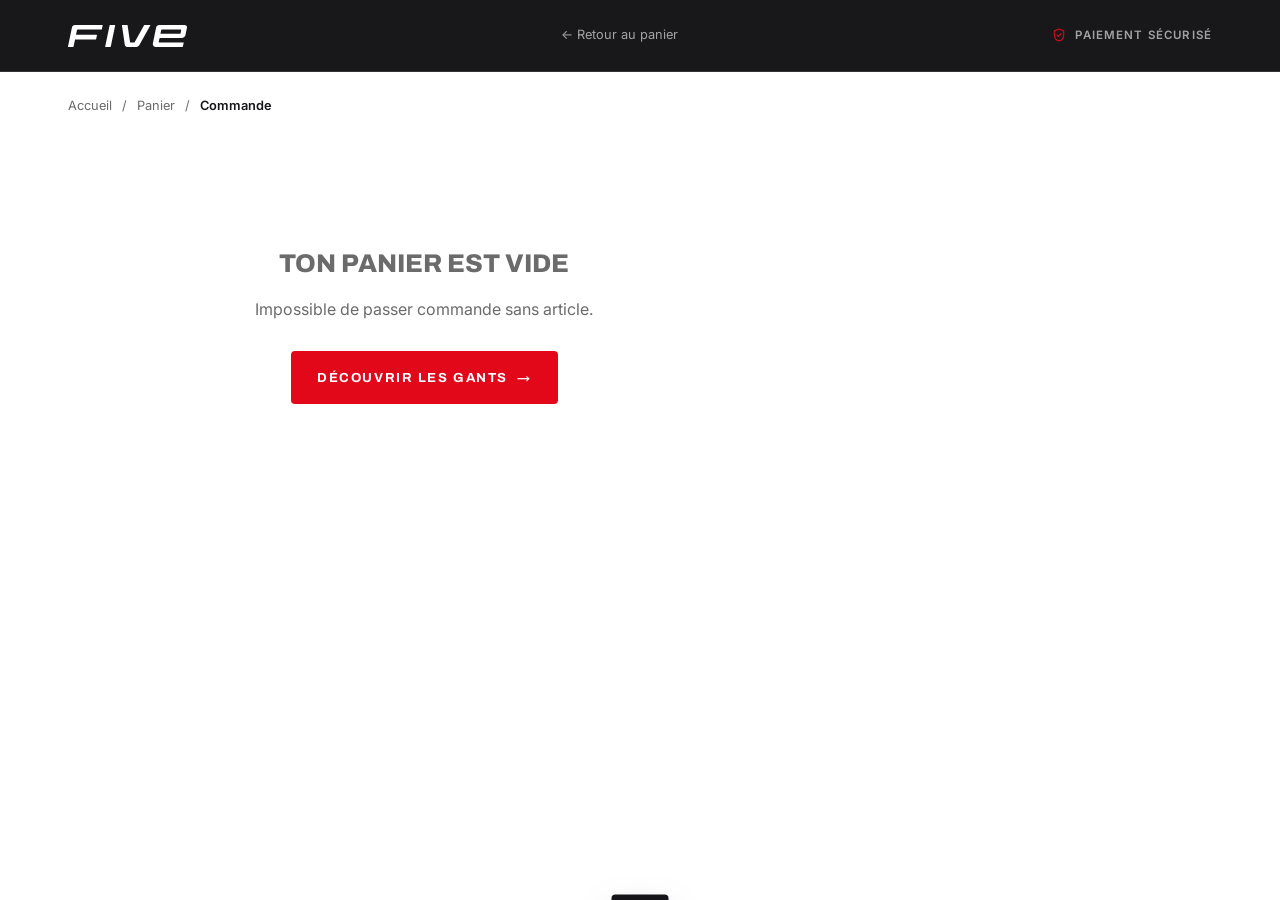
<file: checkout.html>
<!DOCTYPE html>
<html lang="fr">
<head>
  <meta charset="UTF-8" />
  <meta name="viewport" content="width=device-width, initial-scale=1.0" />
  <title>FIVE — Commande</title>
  <link rel="preconnect" href="https://fonts.googleapis.com" />
  <link rel="preconnect" href="https://fonts.gstatic.com" crossorigin />
  <link href="https://fonts.googleapis.com/css2?family=Archivo:ital,wght@0,400;0,500;0,600;0,700;0,800;0,900;1,700;1,800;1,900&family=Inter:wght@400;500;600;700&display=swap" rel="stylesheet" />
  <link rel="stylesheet" href="assets/css/styles.css" />
</head>
<body class="page-checkout">
  <!-- ============ HEADER (allégé) ============ -->
  <header class="site-header is-solid co-header" id="header">
    <div class="container header__inner">
      <a href="index.html" class="logo" aria-label="FIVE accueil"><img src="assets/svg/five-logo_white.svg" alt="FIVE" height="22" /></a>
      <a href="panier.html" class="co-header__back">← Retour au panier</a>
      <span class="co-header__secure">
        <svg viewBox="0 0 24 24" aria-hidden="true"><path d="M12 3l7 3v6c0 5-3 8-7 9-4-1-7-4-7-9V6z"/><path d="M9 12l2 2 4-4"/></svg>
        Paiement sécurisé
      </span>
    </div>
  </header>

  <main class="checkout">
    <div class="container">
      <nav class="breadcrumb" aria-label="Fil d'ariane">
        <a href="index.html">Accueil</a><span>/</span>
        <a href="panier.html">Panier</a><span>/</span>
        <span aria-current="page">Commande</span>
      </nav>

      <!-- ===== état commande ===== -->
      <div class="co-layout" id="co-layout">
        <form class="co-form" id="co-form" novalidate>
          <div class="co-titlebar">
            <h1 class="co-title">Commande</h1>
            <button type="button" class="co-fill" id="co-fill">⚡ Remplir (test)</button>
          </div>

          <section class="co-block">
            <h2 class="co-step"><span>1</span> Contact</h2>
            <div class="co-field">
              <label for="co-email">E-mail</label>
              <input type="email" id="co-email" name="email" autocomplete="email" placeholder="ton@email.com" required />
            </div>
          </section>

          <section class="co-block">
            <h2 class="co-step"><span>2</span> Livraison</h2>
            <div class="co-row">
              <div class="co-field"><label for="co-fn">Prénom</label><input id="co-fn" name="firstname" autocomplete="given-name" required /></div>
              <div class="co-field"><label for="co-ln">Nom</label><input id="co-ln" name="lastname" autocomplete="family-name" required /></div>
            </div>
            <div class="co-field"><label for="co-addr">Adresse</label><input id="co-addr" name="address" autocomplete="street-address" required /></div>
            <div class="co-row">
              <div class="co-field co-field--sm"><label for="co-zip">Code postal</label><input id="co-zip" name="zip" inputmode="numeric" autocomplete="postal-code" required /></div>
              <div class="co-field"><label for="co-city">Ville</label><input id="co-city" name="city" autocomplete="address-level2" required /></div>
            </div>
            <div class="co-row">
              <div class="co-field"><label for="co-country">Pays</label>
                <select id="co-country" name="country">
                  <option>France</option><option>Belgique</option><option>Suisse</option><option>Luxembourg</option>
                </select>
              </div>
              <div class="co-field"><label for="co-phone">Téléphone</label><input id="co-phone" name="phone" inputmode="tel" autocomplete="tel" /></div>
            </div>

            <p class="co-sublabel">Mode de livraison</p>
            <div class="co-ship" id="co-ship">
              <label class="co-ship__opt is-active">
                <input type="radio" name="ship" value="standard" checked />
                <span class="co-ship__main"><strong>Standard</strong><small>2 à 4 jours ouvrés</small></span>
                <span class="co-ship__price" data-ship-standard>—</span>
              </label>
              <label class="co-ship__opt">
                <input type="radio" name="ship" value="express" />
                <span class="co-ship__main"><strong>Express</strong><small>24 à 48 h</small></span>
                <span class="co-ship__price">9,90 €</span>
              </label>
            </div>
          </section>

          <section class="co-block">
            <h2 class="co-step"><span>3</span> Paiement</h2>
            <div class="co-pay-methods" id="co-pay-methods">
              <button type="button" class="co-pay-method is-active" data-pay="card">Carte bancaire</button>
              <button type="button" class="co-pay-method" data-pay="paypal">PayPal</button>
            </div>
            <div class="co-card" id="co-card">
              <p class="co-field-lbl">Informations de carte</p>
              <div class="stripe-card">
                <div class="stripe-row">
                  <input id="co-cardnum" inputmode="numeric" placeholder="1234 1234 1234 1234" autocomplete="cc-number" aria-label="Numéro de carte" />
                  <span class="stripe-brands" aria-hidden="true">
                    <svg viewBox="0 0 40 24"><rect width="40" height="24" rx="3" fill="#1a1f71"/><text x="20" y="16.5" fill="#fff" font-family="Arial, sans-serif" font-size="9" font-weight="700" letter-spacing="1" text-anchor="middle">VISA</text></svg>
                    <svg viewBox="0 0 40 24"><rect width="40" height="24" rx="3" fill="#fff" stroke="#e6e6e6"/><circle cx="16.5" cy="12" r="6.5" fill="#eb001b"/><circle cx="23.5" cy="12" r="6.5" fill="#f79e1b" fill-opacity=".85"/></svg>
                    <svg viewBox="0 0 40 24"><rect width="40" height="24" rx="3" fill="#016fd0"/><text x="20" y="15.5" fill="#fff" font-family="Arial, sans-serif" font-size="6.5" font-weight="700" text-anchor="middle">AMEX</text></svg>
                  </span>
                </div>
                <div class="stripe-row stripe-row--split">
                  <input id="co-exp" placeholder="MM / AA" autocomplete="cc-exp" aria-label="Date d'expiration" />
                  <input id="co-cvc" inputmode="numeric" placeholder="CVC" autocomplete="cc-csc" aria-label="Cryptogramme" />
                </div>
                <div class="stripe-row">
                  <input id="co-cardname" placeholder="Nom sur la carte" autocomplete="cc-name" aria-label="Nom sur la carte" />
                </div>
              </div>
              <p class="stripe-badge">
                <svg viewBox="0 0 24 24" aria-hidden="true"><rect x="4" y="10" width="16" height="11" rx="2"/><path d="M8 10V7a4 4 0 0 1 8 0v3"/></svg>
                Paiement sécurisé, propulsé par <b>stripe</b>
              </p>
            </div>
            <p class="co-paypal" id="co-paypal" hidden>Tu seras redirigé vers PayPal pour finaliser le paiement (simulation).</p>
          </section>

          <p class="co-error" id="co-error" role="alert"></p>
          <button type="submit" class="btn btn--red co-submit" id="co-submit">Payer <span id="co-submit-total"></span></button>
          <p class="co-reassure">Paiement chiffré · Livraison offerte dès 80€ · Retours gratuits sous 30 jours</p>
        </form>

        <aside class="co-summary" id="co-summary"><!-- JS --></aside>
      </div>

      <!-- ===== confirmation ===== -->
      <div class="co-confirm" id="co-confirm" hidden>
        <div class="co-confirm__icon" aria-hidden="true">
          <svg viewBox="0 0 24 24"><circle cx="12" cy="12" r="11"/><path d="M7 12.5l3.2 3.2L17 9"/></svg>
        </div>
        <p class="overline overline--dark">Commande confirmée</p>
        <h1 class="co-confirm__title">Merci, <span id="co-confirm-name">pilote</span> !</h1>
        <p class="co-confirm__lead">Ta commande <strong id="co-confirm-num">#FIVE-000000</strong> est bien enregistrée. Un e-mail de confirmation part vers <strong id="co-confirm-email">toi</strong>.</p>
        <p class="co-confirm__total" id="co-confirm-total"></p>
        <div class="co-confirm__actions">
          <a href="compte.html#commandes" class="btn btn--red">Voir ma commande</a>
          <a href="index.html#nouveautes" class="btn btn--ghost btn--ghost-dark">Continuer mes achats</a>
        </div>
      </div>
    </div>
  </main>

  <div class="toast" id="toast" role="status" aria-live="polite"></div>

  <script src="assets/js/cart.js"></script>
  <script src="assets/js/auth.js"></script>
  <script src="assets/js/checkout.js"></script>
</body>
</html>
</file>
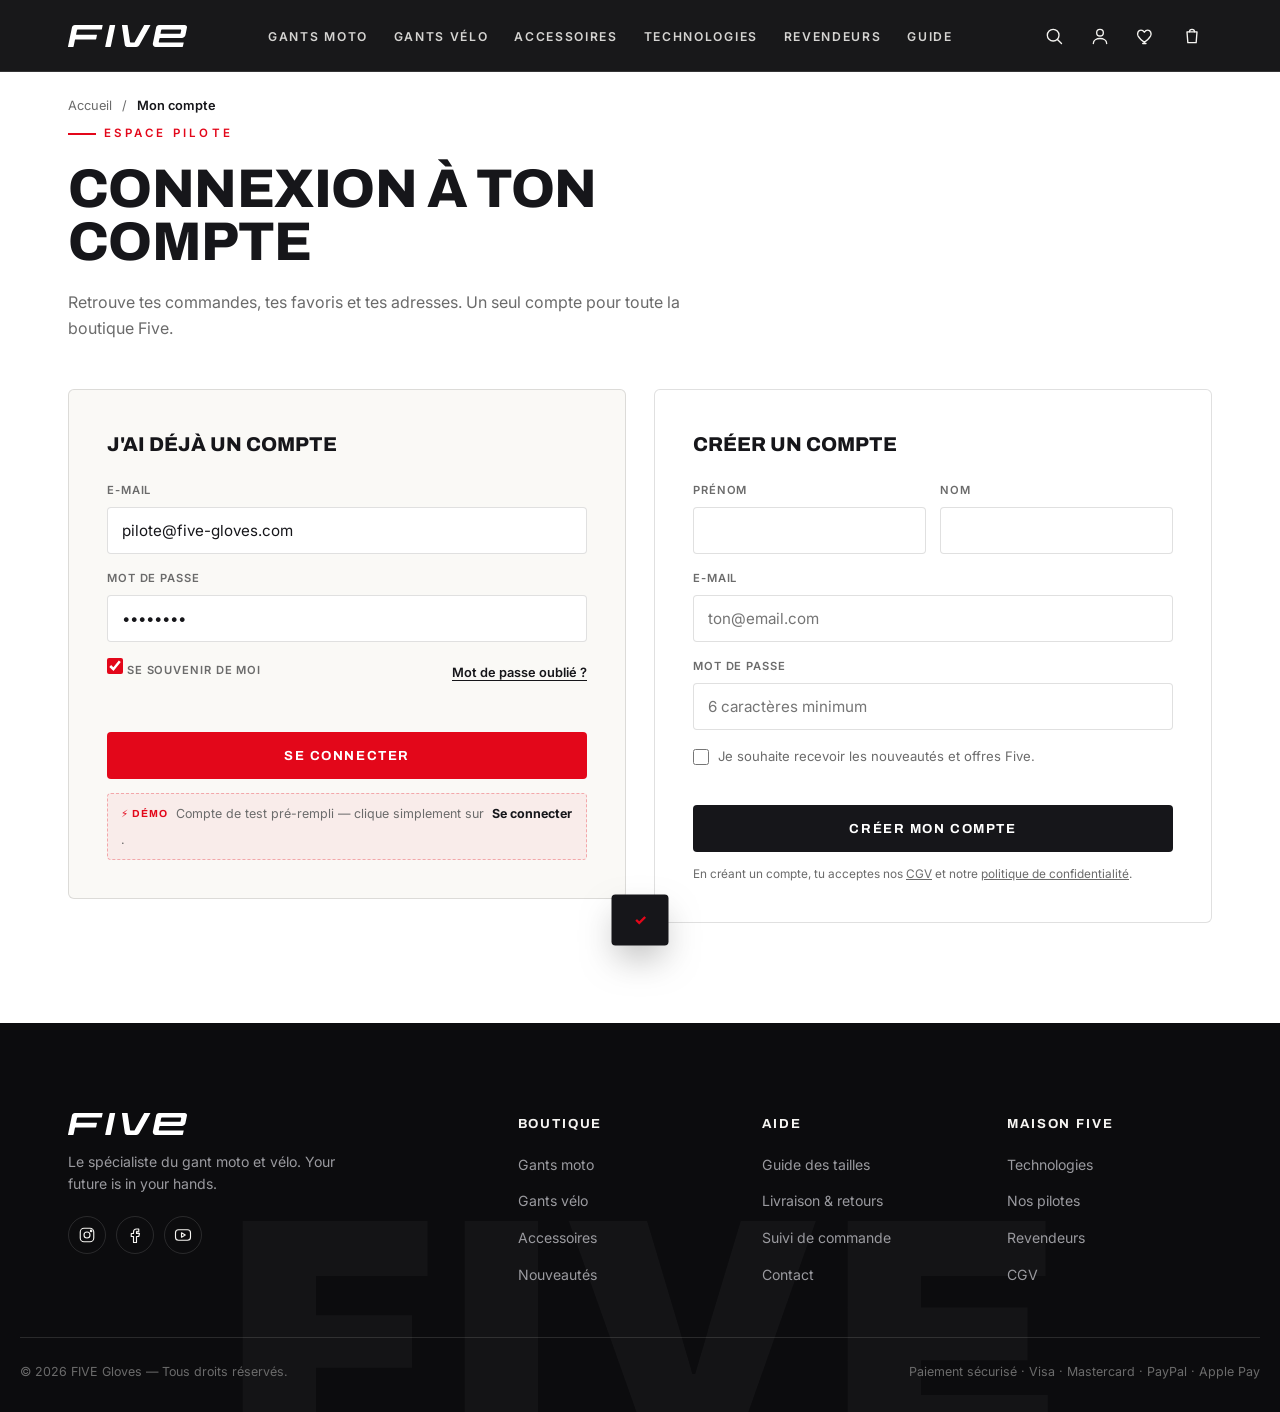
<file: compte.html>
<!DOCTYPE html>
<html lang="fr">
<head>
  <meta charset="UTF-8" />
  <meta name="viewport" content="width=device-width, initial-scale=1.0" />
  <title>FIVE — Mon compte</title>
  <link rel="preconnect" href="https://fonts.googleapis.com" />
  <link rel="preconnect" href="https://fonts.gstatic.com" crossorigin />
  <link href="https://fonts.googleapis.com/css2?family=Archivo:ital,wght@0,400;0,500;0,600;0,700;0,800;0,900;1,700;1,800;1,900&family=Inter:wght@400;500;600;700&display=swap" rel="stylesheet" />
  <link rel="stylesheet" href="assets/css/styles.css" />
</head>
<body class="page-account">
  <!-- ============ HEADER ============ -->
  <header class="site-header is-solid" id="header">
    <div class="container header__inner">
      <a href="index.html" class="logo" aria-label="FIVE accueil"><img src="assets/svg/five-logo_white.svg" alt="FIVE" height="22" /></a>
      <nav class="nav" id="primary-nav" aria-label="Navigation principale">
        <ul class="nav__list">
          <li><a href="index.html#terrain">Gants moto</a></li>
          <li><a href="index.html#terrain">Gants vélo</a></li>
          <li><a href="index.html#nouveautes">Accessoires</a></li>
          <li><a href="index.html#techno">Technologies</a></li>
          <li><a href="#">Revendeurs</a></li>
          <li><a href="#">Guide</a></li>
        </ul>
      </nav>
      <div class="header__actions">
        <button class="icon-btn" aria-label="Rechercher" data-action="search">
          <svg viewBox="0 0 24 24" aria-hidden="true"><circle cx="11" cy="11" r="7"/><line x1="21" y1="21" x2="16.5" y2="16.5"/></svg>
        </button>
        <button class="icon-btn" aria-label="Mon compte">
          <svg viewBox="0 0 24 24" aria-hidden="true"><circle cx="12" cy="8" r="4"/><path d="M4 21c0-4 4-6 8-6s8 2 8 6"/></svg>
        </button>
        <button class="icon-btn icon-btn--cart" aria-label="Panier" data-action="cart">
          <svg viewBox="0 0 24 24" aria-hidden="true"><path d="M6 7h12l-1 13H7L6 7z"/><path d="M9 7a3 3 0 0 1 6 0"/></svg>
          <span class="cart-count" id="cart-count">0</span>
        </button>
        <button class="burger" id="burger" aria-label="Menu" aria-expanded="false" aria-controls="primary-nav">
          <span></span><span></span><span></span>
        </button>
      </div>
    </div>
  </header>

  <main class="account">
    <div class="container">
      <nav class="breadcrumb" aria-label="Fil d'ariane">
        <a href="index.html">Accueil</a><span>/</span><span aria-current="page">Mon compte</span>
      </nav>

      <!-- ============================================================
           VUE DÉCONNECTÉ — connexion / inscription
           ============================================================ -->
      <section class="acc-auth" id="acc-auth" hidden>
        <header class="acc-auth__head">
          <p class="overline overline--dark">Espace pilote</p>
          <h1 class="section-title">Connexion à ton compte</h1>
          <p class="acc-auth__lead">Retrouve tes commandes, tes favoris et tes adresses. Un seul compte pour toute la boutique Five.</p>
        </header>

        <div class="acc-auth__grid">
          <!-- Connexion -->
          <div class="acc-card">
            <h2 class="acc-card__title">J'ai déjà un compte</h2>
            <form id="login-form" novalidate>
              <div class="acc-field">
                <label for="login-email">E-mail</label>
                <input type="email" id="login-email" name="email" autocomplete="email" placeholder="ton@email.com" required />
              </div>
              <div class="acc-field">
                <label for="login-pw">Mot de passe</label>
                <input type="password" id="login-pw" name="password" autocomplete="current-password" placeholder="••••••••" required />
              </div>
              <div class="acc-field acc-field--row">
                <label class="acc-check"><input type="checkbox" id="login-remember" checked /> <span>Se souvenir de moi</span></label>
                <a href="#" class="acc-link" id="forgot-link">Mot de passe oublié ?</a>
              </div>
              <p class="acc-error" id="login-error" role="alert"></p>
              <button type="submit" class="btn btn--red acc-submit">Se connecter</button>
              <p class="acc-demo-hint">
                <span>⚡ Démo</span> Compte de test pré-rempli — clique simplement sur <strong>Se connecter</strong>.
              </p>
            </form>
          </div>

          <!-- Inscription -->
          <div class="acc-card acc-card--alt">
            <h2 class="acc-card__title">Créer un compte</h2>
            <form id="register-form" novalidate>
              <div class="acc-row">
                <div class="acc-field"><label for="reg-fn">Prénom</label><input id="reg-fn" name="firstname" autocomplete="given-name" required /></div>
                <div class="acc-field"><label for="reg-ln">Nom</label><input id="reg-ln" name="lastname" autocomplete="family-name" /></div>
              </div>
              <div class="acc-field">
                <label for="reg-email">E-mail</label>
                <input type="email" id="reg-email" name="email" autocomplete="email" placeholder="ton@email.com" required />
              </div>
              <div class="acc-field">
                <label for="reg-pw">Mot de passe</label>
                <input type="password" id="reg-pw" name="password" autocomplete="new-password" placeholder="6 caractères minimum" required />
              </div>
              <label class="acc-check"><input type="checkbox" id="reg-optin" /> <span>Je souhaite recevoir les nouveautés et offres Five.</span></label>
              <p class="acc-error" id="register-error" role="alert"></p>
              <button type="submit" class="btn btn--dark acc-submit">Créer mon compte</button>
              <p class="acc-legal">En créant un compte, tu acceptes nos <a href="#">CGV</a> et notre <a href="#">politique de confidentialité</a>.</p>
            </form>
          </div>
        </div>
      </section>

      <!-- ============================================================
           VUE CONNECTÉ — tableau de bord
           ============================================================ -->
      <section class="acc-dash" id="acc-dash" hidden>
        <aside class="acc-side">
          <div class="acc-side__id">
            <span class="acc-side__avatar" id="acc-avatar" aria-hidden="true">F</span>
            <span class="acc-side__hello">Bonjour,</span>
            <span class="acc-side__name" id="acc-name">Pilote</span>
            <span class="acc-side__email" id="acc-email"></span>
          </div>
          <nav class="acc-menu" aria-label="Navigation du compte">
            <button class="acc-menu__item is-active" data-panel="overview">
              <svg viewBox="0 0 24 24" aria-hidden="true"><rect x="3" y="3" width="7" height="7" rx="1"/><rect x="14" y="3" width="7" height="7" rx="1"/><rect x="3" y="14" width="7" height="7" rx="1"/><rect x="14" y="14" width="7" height="7" rx="1"/></svg>
              Tableau de bord
            </button>
            <button class="acc-menu__item" data-panel="orders">
              <svg viewBox="0 0 24 24" aria-hidden="true"><path d="M6 7h12l-1 13H7L6 7z"/><path d="M9 7a3 3 0 0 1 6 0"/></svg>
              Mes commandes <span class="acc-menu__badge" id="badge-orders"></span>
            </button>
            <button class="acc-menu__item" data-panel="addresses">
              <svg viewBox="0 0 24 24" aria-hidden="true"><path d="M12 21s-6-5.2-6-10a6 6 0 0 1 12 0c0 4.8-6 10-6 10z"/><circle cx="12" cy="11" r="2.2"/></svg>
              Mes adresses <span class="acc-menu__badge" id="badge-addresses"></span>
            </button>
            <a class="acc-menu__item" href="favoris.html">
              <svg viewBox="0 0 24 24" aria-hidden="true"><path d="M12 21s-7-4.5-9.5-9C1 9 2.5 5 6 5c2 0 3.2 1.2 4 2.5C10.8 6.2 12 5 14 5c3.5 0 5 4 3.5 7-2.5 4.5-9.5 9-9.5 9z"/></svg>
              Mes favoris <span class="acc-menu__badge" id="badge-wish"></span>
            </a>
            <button class="acc-menu__item" data-panel="profile">
              <svg viewBox="0 0 24 24" aria-hidden="true"><circle cx="12" cy="8" r="4"/><path d="M4 21c0-4 4-6 8-6s8 2 8 6"/></svg>
              Mes informations
            </button>
            <button class="acc-menu__item acc-menu__item--out" id="logout-btn">
              <svg viewBox="0 0 24 24" aria-hidden="true"><path d="M15 4h4v16h-4"/><path d="M10 8l-4 4 4 4"/><path d="M6 12h9"/></svg>
              Déconnexion
            </button>
          </nav>
        </aside>

        <div class="acc-content">
          <div class="acc-panel is-active" id="panel-overview"><!-- JS --></div>
          <div class="acc-panel" id="panel-orders"><!-- JS --></div>
          <div class="acc-panel" id="panel-addresses"><!-- JS --></div>
          <div class="acc-panel" id="panel-profile"><!-- JS --></div>
        </div>
      </section>
    </div>
  </main>

  <!-- ============ FOOTER ============ -->
  <footer class="site-footer">
    <span class="footer__watermark" aria-hidden="true">FIVE</span>
    <div class="container footer__inner">
      <div class="footer__brand">
        <a href="index.html" class="logo"><img src="assets/svg/five-logo_white.svg" alt="FIVE" height="22" /></a>
        <p>Le spécialiste du gant moto et vélo. Your future is in your hands.</p>
        <div class="socials">
          <a href="#" aria-label="Instagram"><svg viewBox="0 0 24 24"><rect x="3" y="3" width="18" height="18" rx="5"/><circle cx="12" cy="12" r="4"/><circle cx="17.5" cy="6.5" r="1"/></svg></a>
          <a href="#" aria-label="Facebook"><svg viewBox="0 0 24 24"><path d="M14 8h3V4h-3a4 4 0 0 0-4 4v2H7v4h3v8h4v-8h3l1-4h-4V8a1 1 0 0 1 1-1z"/></svg></a>
          <a href="#" aria-label="YouTube"><svg viewBox="0 0 24 24"><rect x="2" y="5" width="20" height="14" rx="4"/><path d="M10 9l5 3-5 3V9z"/></svg></a>
        </div>
      </div>
      <nav class="footer__col" aria-label="Boutique">
        <h4>Boutique</h4>
        <ul><li><a href="index.html#nouveautes">Gants moto</a></li><li><a href="index.html#nouveautes">Gants vélo</a></li><li><a href="index.html#nouveautes">Accessoires</a></li><li><a href="index.html#nouveautes">Nouveautés</a></li></ul>
      </nav>
      <nav class="footer__col" aria-label="Aide">
        <h4>Aide</h4>
        <ul><li><a href="#" data-action="sizeguide">Guide des tailles</a></li><li><a href="#">Livraison &amp; retours</a></li><li><a href="#">Suivi de commande</a></li><li><a href="#">Contact</a></li></ul>
      </nav>
      <nav class="footer__col" aria-label="Maison Five">
        <h4>Maison Five</h4>
        <ul><li><a href="index.html#techno">Technologies</a></li><li><a href="team.html">Nos pilotes</a></li><li><a href="#">Revendeurs</a></li><li><a href="#">CGV</a></li></ul>
      </nav>
    </div>
    <div class="container footer__bottom">
      <p>© 2026 FIVE Gloves — Tous droits réservés.</p>
      <p class="footer__pay">Paiement sécurisé · Visa · Mastercard · PayPal · Apple Pay</p>
    </div>
  </footer>

  <div class="toast" id="toast" role="status" aria-live="polite"></div>

  <script src="assets/js/data.js"></script>
  <script src="assets/js/cart.js"></script>
  <script src="assets/js/auth.js"></script>
  <script src="assets/js/wishlist.js"></script>
  <script src="assets/js/search.js"></script>
  <script src="assets/js/sizeguide.js"></script>
  <script src="assets/js/nav.js"></script>
  <script src="assets/js/compte.js"></script>
</body>
</html>
</file>
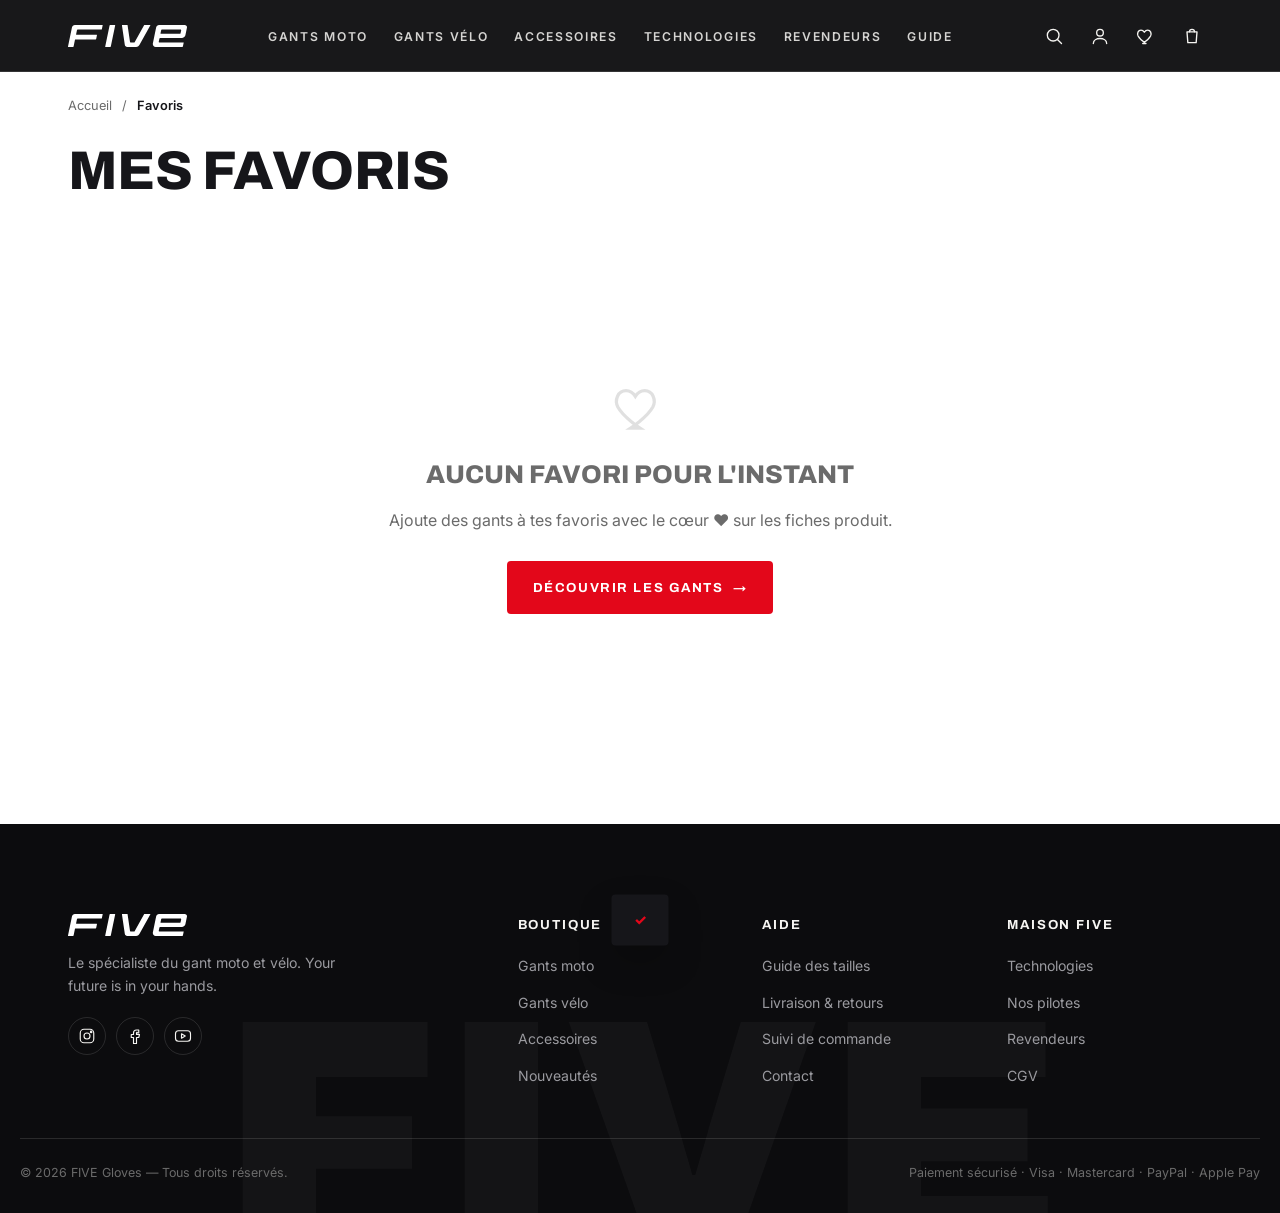
<file: favoris.html>
<!DOCTYPE html>
<html lang="fr">
<head>
  <meta charset="UTF-8" />
  <meta name="viewport" content="width=device-width, initial-scale=1.0" />
  <title>FIVE — Mes favoris</title>
  <link rel="preconnect" href="https://fonts.googleapis.com" />
  <link rel="preconnect" href="https://fonts.gstatic.com" crossorigin />
  <link href="https://fonts.googleapis.com/css2?family=Archivo:ital,wght@0,400;0,500;0,600;0,700;0,800;0,900;1,700;1,800;1,900&family=Inter:wght@400;500;600;700&display=swap" rel="stylesheet" />
  <link rel="stylesheet" href="assets/css/styles.css" />
</head>
<body class="page-favoris">
  <!-- ============ HEADER ============ -->
  <header class="site-header is-solid" id="header">
    <div class="container header__inner">
      <a href="index.html" class="logo" aria-label="FIVE accueil"><img src="assets/svg/five-logo_white.svg" alt="FIVE" height="22" /></a>
      <nav class="nav" id="primary-nav" aria-label="Navigation principale">
        <ul class="nav__list">
          <li><a href="index.html#terrain">Gants moto</a></li>
          <li><a href="index.html#terrain">Gants vélo</a></li>
          <li><a href="index.html#nouveautes">Accessoires</a></li>
          <li><a href="index.html#techno">Technologies</a></li>
          <li><a href="#">Revendeurs</a></li>
          <li><a href="#">Guide</a></li>
        </ul>
      </nav>
      <div class="header__actions">
        <button class="icon-btn" aria-label="Rechercher" data-action="search">
          <svg viewBox="0 0 24 24" aria-hidden="true"><circle cx="11" cy="11" r="7"/><line x1="21" y1="21" x2="16.5" y2="16.5"/></svg>
        </button>
        <button class="icon-btn" aria-label="Mon compte">
          <svg viewBox="0 0 24 24" aria-hidden="true"><circle cx="12" cy="8" r="4"/><path d="M4 21c0-4 4-6 8-6s8 2 8 6"/></svg>
        </button>
        <button class="icon-btn icon-btn--cart" aria-label="Panier" data-action="cart">
          <svg viewBox="0 0 24 24" aria-hidden="true"><path d="M6 7h12l-1 13H7L6 7z"/><path d="M9 7a3 3 0 0 1 6 0"/></svg>
          <span class="cart-count" id="cart-count">0</span>
        </button>
        <button class="burger" id="burger" aria-label="Menu" aria-expanded="false" aria-controls="primary-nav">
          <span></span><span></span><span></span>
        </button>
      </div>
    </div>
  </header>

  <main class="fav-page">
    <div class="container">
      <nav class="breadcrumb" aria-label="Fil d'ariane">
        <a href="index.html">Accueil</a><span>/</span><span aria-current="page">Favoris</span>
      </nav>
      <header class="fav-head">
        <h1 class="section-title">Mes favoris</h1>
        <span class="fav-count" id="fav-headcount"></span>
      </header>

      <div class="product-grid" id="fav-grid"><!-- JS --></div>

      <div class="fav-empty" id="fav-empty" hidden>
        <div class="fav-empty__heart" aria-hidden="true">
          <svg viewBox="0 0 24 24"><path d="M12 21s-7-4.5-9.5-9C1 9 2.5 5 6 5c2 0 3.2 1.2 4 2.5C10.8 6.2 12 5 14 5c3.5 0 5 4 3.5 7-2.5 4.5-9.5 9-9.5 9z"/></svg>
        </div>
        <p class="fav-empty__title">Aucun favori pour l'instant</p>
        <p>Ajoute des gants à tes favoris avec le cœur ♥ sur les fiches produit.</p>
        <a href="index.html#nouveautes" class="btn btn--red">Découvrir les gants <span class="arrow">→</span></a>
      </div>
    </div>
  </main>

  <!-- ============ FOOTER ============ -->
  <footer class="site-footer">
    <span class="footer__watermark" aria-hidden="true">FIVE</span>
    <div class="container footer__inner">
      <div class="footer__brand">
        <a href="index.html" class="logo"><img src="assets/svg/five-logo_white.svg" alt="FIVE" height="22" /></a>
        <p>Le spécialiste du gant moto et vélo. Your future is in your hands.</p>
        <div class="socials">
          <a href="#" aria-label="Instagram"><svg viewBox="0 0 24 24"><rect x="3" y="3" width="18" height="18" rx="5"/><circle cx="12" cy="12" r="4"/><circle cx="17.5" cy="6.5" r="1"/></svg></a>
          <a href="#" aria-label="Facebook"><svg viewBox="0 0 24 24"><path d="M14 8h3V4h-3a4 4 0 0 0-4 4v2H7v4h3v8h4v-8h3l1-4h-4V8a1 1 0 0 1 1-1z"/></svg></a>
          <a href="#" aria-label="YouTube"><svg viewBox="0 0 24 24"><rect x="2" y="5" width="20" height="14" rx="4"/><path d="M10 9l5 3-5 3V9z"/></svg></a>
        </div>
      </div>
      <nav class="footer__col" aria-label="Boutique">
        <h4>Boutique</h4>
        <ul><li><a href="index.html#nouveautes">Gants moto</a></li><li><a href="index.html#nouveautes">Gants vélo</a></li><li><a href="index.html#nouveautes">Accessoires</a></li><li><a href="index.html#nouveautes">Nouveautés</a></li></ul>
      </nav>
      <nav class="footer__col" aria-label="Aide">
        <h4>Aide</h4>
        <ul><li><a href="#" data-action="sizeguide">Guide des tailles</a></li><li><a href="#">Livraison &amp; retours</a></li><li><a href="#">Suivi de commande</a></li><li><a href="#">Contact</a></li></ul>
      </nav>
      <nav class="footer__col" aria-label="Maison Five">
        <h4>Maison Five</h4>
        <ul><li><a href="index.html#techno">Technologies</a></li><li><a href="team.html">Nos pilotes</a></li><li><a href="#">Revendeurs</a></li><li><a href="#">CGV</a></li></ul>
      </nav>
    </div>
    <div class="container footer__bottom">
      <p>© 2026 FIVE Gloves — Tous droits réservés.</p>
      <p class="footer__pay">Paiement sécurisé · Visa · Mastercard · PayPal · Apple Pay</p>
    </div>
  </footer>

  <div class="toast" id="toast" role="status" aria-live="polite"></div>

  <script src="assets/js/data.js"></script>
  <script src="assets/js/cart.js"></script>
  <script src="assets/js/auth.js"></script>
  <script src="assets/js/wishlist.js"></script>
  <script src="assets/js/search.js"></script>
  <script src="assets/js/sizeguide.js"></script>
  <script src="assets/js/nav.js"></script>
  <script src="assets/js/favoris.js"></script>
</body>
</html>
</file>
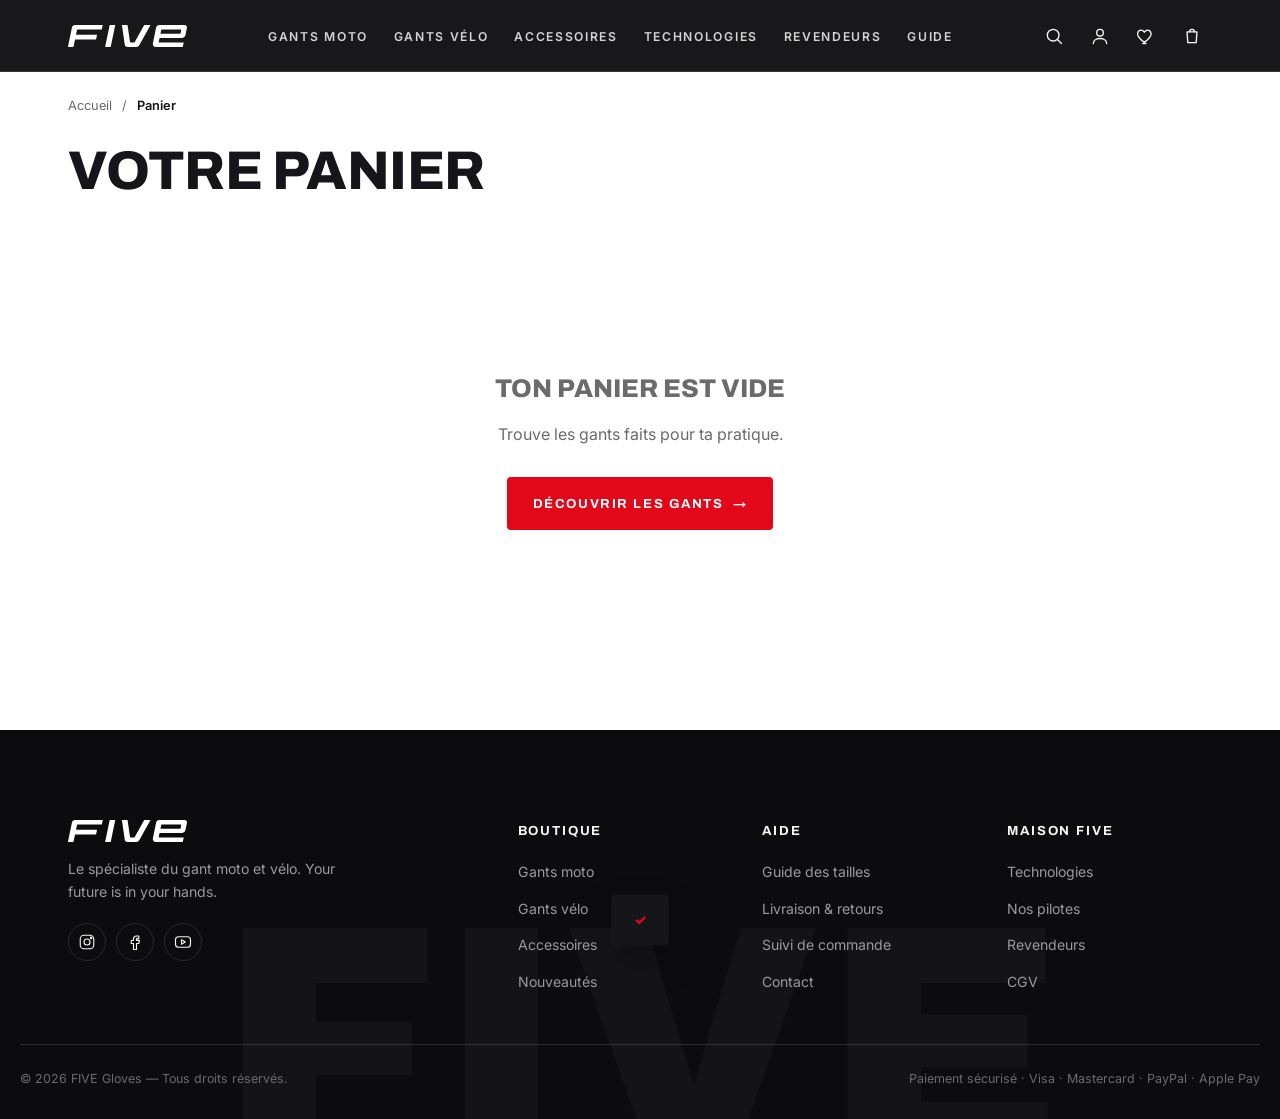
<file: panier.html>
<!DOCTYPE html>
<html lang="fr">
<head>
  <meta charset="UTF-8" />
  <meta name="viewport" content="width=device-width, initial-scale=1.0" />
  <title>FIVE — Ton panier</title>
  <link rel="preconnect" href="https://fonts.googleapis.com" />
  <link rel="preconnect" href="https://fonts.gstatic.com" crossorigin />
  <link href="https://fonts.googleapis.com/css2?family=Archivo:ital,wght@0,400;0,500;0,600;0,700;0,800;0,900;1,700;1,800;1,900&family=Inter:wght@400;500;600;700&display=swap" rel="stylesheet" />
  <link rel="stylesheet" href="assets/css/styles.css" />
</head>
<body class="page-cart">
  <!-- ============ HEADER ============ -->
  <header class="site-header is-solid" id="header">
    <div class="container header__inner">
      <a href="index.html" class="logo" aria-label="FIVE accueil"><img src="assets/svg/five-logo_white.svg" alt="FIVE" height="22" /></a>
      <nav class="nav" id="primary-nav" aria-label="Navigation principale">
        <ul class="nav__list">
          <li><a href="index.html#terrain">Gants moto</a></li>
          <li><a href="index.html#terrain">Gants vélo</a></li>
          <li><a href="index.html#nouveautes">Accessoires</a></li>
          <li><a href="index.html#techno">Technologies</a></li>
          <li><a href="#">Revendeurs</a></li>
          <li><a href="#">Guide</a></li>
        </ul>
      </nav>
      <div class="header__actions">
        <button class="icon-btn" aria-label="Rechercher" data-action="search">
          <svg viewBox="0 0 24 24" aria-hidden="true"><circle cx="11" cy="11" r="7"/><line x1="21" y1="21" x2="16.5" y2="16.5"/></svg>
        </button>
        <button class="icon-btn" aria-label="Mon compte">
          <svg viewBox="0 0 24 24" aria-hidden="true"><circle cx="12" cy="8" r="4"/><path d="M4 21c0-4 4-6 8-6s8 2 8 6"/></svg>
        </button>
        <button class="icon-btn icon-btn--cart" aria-label="Panier" data-action="cart">
          <svg viewBox="0 0 24 24" aria-hidden="true"><path d="M6 7h12l-1 13H7L6 7z"/><path d="M9 7a3 3 0 0 1 6 0"/></svg>
          <span class="cart-count" id="cart-count">0</span>
        </button>
        <button class="burger" id="burger" aria-label="Menu" aria-expanded="false" aria-controls="primary-nav">
          <span></span><span></span><span></span>
        </button>
      </div>
    </div>
  </header>

  <main class="cart-page">
    <div class="container">
      <nav class="breadcrumb" aria-label="Fil d'ariane">
        <a href="index.html">Accueil</a><span>/</span><span aria-current="page">Panier</span>
      </nav>

      <header class="cart-page__head">
        <h1 class="section-title">Votre panier</h1>
        <span class="cart-page__count" id="cart-headcount"></span>
      </header>

      <div class="cart-page__grid" id="cart-grid">
        <div class="cart-page__items" id="cart-items"></div>
        <aside class="cart-page__summary" id="cart-summary"></aside>
      </div>

      <div class="cart-page__empty" id="cart-empty" hidden>
        <p class="cart-page__empty-title">Ton panier est vide</p>
        <p>Trouve les gants faits pour ta pratique.</p>
        <a href="index.html#nouveautes" class="btn btn--red">Découvrir les gants <span class="arrow">→</span></a>
      </div>
    </div>
  </main>

  <!-- ============ FOOTER ============ -->
  <footer class="site-footer">
    <span class="footer__watermark" aria-hidden="true">FIVE</span>
    <div class="container footer__inner">
      <div class="footer__brand">
        <a href="index.html" class="logo"><img src="assets/svg/five-logo_white.svg" alt="FIVE" height="22" /></a>
        <p>Le spécialiste du gant moto et vélo. Your future is in your hands.</p>
        <div class="socials">
          <a href="#" aria-label="Instagram"><svg viewBox="0 0 24 24"><rect x="3" y="3" width="18" height="18" rx="5"/><circle cx="12" cy="12" r="4"/><circle cx="17.5" cy="6.5" r="1"/></svg></a>
          <a href="#" aria-label="Facebook"><svg viewBox="0 0 24 24"><path d="M14 8h3V4h-3a4 4 0 0 0-4 4v2H7v4h3v8h4v-8h3l1-4h-4V8a1 1 0 0 1 1-1z"/></svg></a>
          <a href="#" aria-label="YouTube"><svg viewBox="0 0 24 24"><rect x="2" y="5" width="20" height="14" rx="4"/><path d="M10 9l5 3-5 3V9z"/></svg></a>
        </div>
      </div>
      <nav class="footer__col" aria-label="Boutique">
        <h4>Boutique</h4>
        <ul><li><a href="index.html#nouveautes">Gants moto</a></li><li><a href="index.html#nouveautes">Gants vélo</a></li><li><a href="index.html#nouveautes">Accessoires</a></li><li><a href="index.html#nouveautes">Nouveautés</a></li></ul>
      </nav>
      <nav class="footer__col" aria-label="Aide">
        <h4>Aide</h4>
        <ul><li><a href="#" data-action="sizeguide">Guide des tailles</a></li><li><a href="#">Livraison &amp; retours</a></li><li><a href="#">Suivi de commande</a></li><li><a href="#">Contact</a></li></ul>
      </nav>
      <nav class="footer__col" aria-label="Maison Five">
        <h4>Maison Five</h4>
        <ul><li><a href="index.html#techno">Technologies</a></li><li><a href="team.html">Nos pilotes</a></li><li><a href="#">Revendeurs</a></li><li><a href="#">CGV</a></li></ul>
      </nav>
    </div>
    <div class="container footer__bottom">
      <p>© 2026 FIVE Gloves — Tous droits réservés.</p>
      <p class="footer__pay">Paiement sécurisé · Visa · Mastercard · PayPal · Apple Pay</p>
    </div>
  </footer>

  <div class="toast" id="toast" role="status" aria-live="polite"></div>

  <script src="assets/js/data.js"></script>
  <script src="assets/js/cart.js"></script>
  <script src="assets/js/auth.js"></script>
  <script src="assets/js/wishlist.js"></script>
  <script src="assets/js/search.js"></script>
  <script src="assets/js/sizeguide.js"></script>
  <script src="assets/js/nav.js"></script>
  <script src="assets/js/panier.js"></script>
</body>
</html>
</file>
<file: assets/css/styles.css>
/* ============================================================
   FIVE — Refonte Home / Base
   ============================================================ */

:root {
  /* Couleurs */
  --black: #0c0c0e;
  --black-soft: #141417;
  --black-card: #1a1a1e;
  --cream: #efece4;
  --cream-soft: #e6e2d8;
  --red: #e3071a;
  --red-dark: #b00514;
  --white: #f6f5f2;
  --ink: #16161a;
  --muted-light: #9a9a9f;
  --muted-dark: #6b6b6b;
  --line-dark: rgba(255, 255, 255, .12);
  --line-light: rgba(0, 0, 0, .12);

  /* Typo */
  --font-display: 'Archivo', system-ui, sans-serif;
  --font-body: 'Inter', system-ui, sans-serif;

  /* Layout */
  --container: 1240px;
  --gutter: clamp(20px, 5vw, 48px);
  --header-h: 72px;
  --radius: 4px;

  --ease: cubic-bezier(.22, 1, .36, 1);
}

/* ---------- Reset ---------- */
*, *::before, *::after { box-sizing: border-box; margin: 0; padding: 0; }

html { scroll-behavior: smooth; -webkit-text-size-adjust: 100%; }

body {
  font-family: var(--font-body);
  background: var(--black);
  color: var(--white);
  line-height: 1.6;
  overflow-x: hidden;
  -webkit-font-smoothing: antialiased;
}

img, svg { display: block; max-width: 100%; }
a { color: inherit; text-decoration: none; }
ul { list-style: none; }
button { font-family: inherit; cursor: pointer; border: none; background: none; color: inherit; }
input { font-family: inherit; }

.container { width: 100%; max-width: var(--container); margin-inline: auto; padding-inline: var(--gutter); }

/* ---------- Typo utilitaires ---------- */
.overline {
  font-family: var(--font-body);
  font-size: .72rem;
  font-weight: 600;
  letter-spacing: .28em;
  text-transform: uppercase;
  color: var(--muted-light);
  display: flex;
  align-items: center;
  gap: .7em;
}
.overline::before { content: ""; width: 28px; height: 2px; background: var(--red); display: inline-block; }
.overline--dark { color: var(--muted-dark); }

.section-title {
  font-family: var(--font-display);
  font-weight: 800;
  font-size: clamp(2rem, 5vw, 3.4rem);
  line-height: .98;
  letter-spacing: -.01em;
  text-transform: uppercase;
  color: var(--ink);
  margin: .35em 0 .4em;
}
.section-title--light { color: var(--white); }

.section-desc { color: var(--muted-dark); max-width: 46ch; font-size: .98rem; }
.section-desc--light { color: var(--muted-light); }

.section-head { margin-bottom: clamp(28px, 5vw, 56px); }
.section-head--row {
  display: flex; justify-content: space-between; align-items: flex-end; gap: 40px; flex-wrap: wrap;
}
.section-desc--right { text-align: right; }

/* ---------- Boutons ---------- */
.btn {
  --bg: var(--red); --fg: #fff;
  display: inline-flex; align-items: center; gap: .7em;
  background: var(--bg); color: var(--fg);
  font-family: var(--font-display);
  font-weight: 700; font-size: .82rem; letter-spacing: .12em; text-transform: uppercase;
  padding: 16px 26px; border-radius: var(--radius);
  transition: transform .35s var(--ease), background .25s, color .25s, box-shadow .35s var(--ease);
  position: relative;
}
.btn .arrow { transition: transform .35s var(--ease); }
.btn:hover { transform: translateY(-2px); }
.btn:hover .arrow { transform: translateX(5px); }

.btn--red:hover { background: var(--red-dark); box-shadow: 0 12px 30px -10px rgba(227, 7, 26, .6); }
.btn--ghost { --bg: transparent; --fg: var(--white); border: 1px solid var(--line-dark); }
.btn--ghost:hover { --bg: rgba(255,255,255,.08); border-color: rgba(255,255,255,.4); }
.btn--mini { padding: 11px 18px; font-size: .72rem; }

/* ============================================================
   HEADER
   ============================================================ */
.site-header {
  position: fixed; inset: 0 0 auto 0; z-index: 100;
  height: var(--header-h);
  display: flex; align-items: center;
  background: transparent;
  transition: background .3s, border-color .3s, height .3s;
  border-bottom: 1px solid transparent;
}
.site-header.is-scrolled {
  background: rgba(12,12,14,.85);
  backdrop-filter: blur(14px);
  border-bottom-color: var(--line-dark);
  height: 62px;
}
.header__inner { display: flex; align-items: center; justify-content: space-between; gap: 24px; }

.logo {
  display: flex;
  align-items: center;
}
.logo img {
  display: block;
  height: 22px;
  width: auto;
}

.nav__list { display: flex; gap: clamp(14px, 2vw, 30px); }
.nav__list a {
  font-size: .76rem; font-weight: 600; letter-spacing: .14em; text-transform: uppercase;
  color: var(--white); opacity: .85; position: relative; padding: 6px 0;
  transition: opacity .2s;
}
.nav__list a::after {
  content: ""; position: absolute; left: 0; bottom: 0; width: 100%; height: 2px; background: var(--red);
  transform: scaleX(0); transform-origin: left;
  transition: transform .3s var(--ease);
}
.nav__list a:hover { opacity: 1; }
.nav__list a:hover::after { transform: scaleX(1); }

/* Accordéon mobile des sous-menus (construit par nav.js), masqué sur desktop */
.nav-toggle, .nav-sub { display: none; }

.header__actions { display: flex; align-items: center; gap: 6px; }
.icon-btn {
  width: 40px; height: 40px; display: grid; place-items: center; border-radius: 50%;
  transition: background .2s;
}
.icon-btn:hover { background: rgba(255,255,255,.1); }
.icon-btn svg { width: 20px; height: 20px; fill: none; stroke: var(--white); stroke-width: 1.6; stroke-linecap: round; stroke-linejoin: round; }
.icon-btn--cart { position: relative; }
.cart-count {
  position: absolute; top: 2px; right: 2px;
  min-width: 17px; height: 17px; padding: 0 4px;
  background: var(--red); color: #fff; border-radius: 9px;
  font-size: .62rem; font-weight: 700; display: grid; place-items: center;
  transform: scale(0); transition: transform .3s var(--ease);
}
.cart-count.is-visible { transform: scale(1); }

/* Burger */
.burger { display: none; width: 40px; height: 40px; flex-direction: column; justify-content: center; gap: 5px; padding: 0 9px; }
.burger span { height: 2px; background: var(--white); border-radius: 2px; transition: transform .3s, opacity .3s; }
.burger[aria-expanded="true"] span:nth-child(1) { transform: translateY(7px) rotate(45deg); }
.burger[aria-expanded="true"] span:nth-child(2) { opacity: 0; }
.burger[aria-expanded="true"] span:nth-child(3) { transform: translateY(-7px) rotate(-45deg); }

/* ============================================================
   HERO
   ============================================================ */
.hero {
  position: relative;
  height: 100vh; height: 100dvh;            /* premier écran = nav + hero = 100vh */
  display: flex; align-items: center;
  padding-top: var(--header-h);             /* contenu sous la nav */
  overflow: hidden;
  background: #08080a;                        /* fallback avant chargement vidéo */
}
.hero__video {
  position: absolute; inset: 0; z-index: 0;
  width: 100%; height: 100%; object-fit: cover;  /* plein écran, derrière la nav */
}
.hero__overlay {
  position: absolute; inset: 0; z-index: 1;
  background:
    linear-gradient(90deg, rgba(8,8,10,.92) 0%, rgba(8,8,10,.7) 32%, rgba(8,8,10,.25) 62%, rgba(8,8,10,.15) 100%),
    linear-gradient(0deg, rgba(8,8,10,.7) 0%, transparent 38%);
}
.hero .container { position: relative; z-index: 2; }
.hero__inner {
  max-width: 640px;                          /* bloc texte calé à gauche */
}
.hero__title {
  font-family: var(--font-display);
  font-weight: 800; text-transform: uppercase;
  font-size: clamp(2.1rem, 5.2vw, 4.1rem);
  line-height: .94; letter-spacing: -.02em;
  margin: 18px 0 22px;
}
.hero__title em { color: var(--red); font-style: italic; }
.hero__lead { max-width: 44ch; color: var(--muted-light); font-size: 1rem; margin-bottom: 30px; }
.hero__cta { display: flex; gap: 14px; flex-wrap: wrap; }
@media (min-width: 769px) { .hero__cta { flex-wrap: nowrap; } .hero__cta .btn { white-space: nowrap; } }

/* ============================================================
   MARQUEE
   ============================================================ */
.marquee {
  background: var(--red); color: #fff; overflow: hidden; padding: 13px 0;
  white-space: nowrap; user-select: none;
  border-block: 1px solid rgba(0,0,0,.15);
}
.marquee__track { display: inline-flex; gap: 0; animation: marquee 38s linear infinite; will-change: transform; }
.marquee:hover .marquee__track { animation-play-state: paused; }
.marquee__item {
  font-family: var(--font-display); font-weight: 700; font-size: .82rem;
  letter-spacing: .16em; text-transform: uppercase; padding-inline: 30px;
  display: inline-flex; align-items: center; gap: 30px;
}
.marquee__item::after { content: "✦"; opacity: .55; }
@keyframes marquee { to { transform: translateX(-50%); } }

/* ============================================================
   TERRAIN
   ============================================================ */
.terrain { background: #fff; color: var(--ink); padding: clamp(70px, 10vw, 130px) 0; }
.terrain__grid { display: flex; gap: 16px; height: clamp(440px, 46vw, 600px); }
.terrain-card {
  position: relative; overflow: hidden; border-radius: var(--radius);
  flex: 1 1 50%; min-width: 0;                 /* split interactif */
  display: flex; align-items: flex-end;
  background: #0c0c0e; color: var(--white); padding: 34px;
  transition: flex-basis .9s cubic-bezier(.65, 0, .25, 1), filter .7s ease, box-shadow .7s ease;
}
.terrain-card__img,
.terrain-card__video {
  position: absolute; inset: 0; z-index: 0;
  width: 100%; height: 100%; object-fit: cover;
}
.terrain-card__img { transition: transform .7s var(--ease); }
.terrain-card__video { opacity: 0; transition: opacity .5s var(--ease); }
.terrain-card.is-active .terrain-card__video { opacity: 1; }
.terrain-card::after {                         /* voile pour la lisibilité du texte */
  content: ""; position: absolute; inset: 0; z-index: 1;
  background: linear-gradient(0deg, rgba(8,8,10,.9) 0%, rgba(8,8,10,.25) 42%, rgba(8,8,10,.15) 75%, rgba(8,8,10,.4) 100%);
  transition: background .5s;
}
/* --- Split : piloté par classes (JS) pour éviter le rebond entre les cartes --- */
/* Spécificité > .reveal (qui sinon écrase la transition de la carte) */
.terrain__grid .terrain-card {
  transition: flex-basis .6s cubic-bezier(.65, 0, .25, 1), filter .5s ease,
              box-shadow .5s ease, opacity .8s var(--ease), transform .8s var(--ease);
}
.terrain-card.is-active {
  flex-basis: 66%;
  box-shadow: 0 30px 60px -28px rgba(0,0,0,.8);
}
.terrain-card.is-dim { flex-basis: 34%; filter: brightness(.45) saturate(.85); }
.terrain-card.is-active .terrain-card__img { transform: scale(1.07); }

.terrain-card__body { position: relative; z-index: 2; transition: transform .6s cubic-bezier(.65, 0, .25, 1); }

/* Révélation du méta + bouton sur la carte active ; repli sur l'autre */
.terrain-card__meta, .terrain-card__body .btn {
  transition: opacity .45s ease, transform .55s cubic-bezier(.65, 0, .25, 1);
}
.terrain-card.is-dim .terrain-card__meta,
.terrain-card.is-dim .terrain-card__body .btn {
  opacity: 0; transform: translateY(14px); pointer-events: none;
}
.terrain-card.is-dim .terrain-card__body { transform: translateY(8px); }
.terrain-card__body h3 {
  font-family: var(--font-display); font-weight: 800; text-transform: uppercase;
  font-size: clamp(1.8rem, 4vw, 2.6rem); line-height: 1; margin: 6px 0 10px;
}
.terrain-card__meta { color: var(--muted-light); font-size: .85rem; margin-bottom: 20px; letter-spacing: .04em; }

/* ============================================================
   SHOP / NOUVEAUTÉS
   ============================================================ */
.shop { background: #fff; color: var(--ink); padding: 0 0 clamp(70px, 10vw, 130px); }
.filters { display: flex; gap: 10px; flex-wrap: wrap; margin-bottom: 36px; }
.filter {
  font-family: var(--font-display); font-weight: 700; font-size: .78rem; letter-spacing: .1em; text-transform: uppercase;
  padding: 10px 20px; border: 1px solid var(--line-light); border-radius: 40px;
  color: var(--ink); transition: all .25s var(--ease);
}
.filter:hover { border-color: var(--ink); }
.filter.is-active { background: var(--ink); color: var(--cream); border-color: var(--ink); }

.product-grid { display: grid; grid-template-columns: repeat(4, 1fr); gap: 18px; }

.card {
  background: #fff; border: 1px solid var(--line-light); border-radius: var(--radius);
  overflow: hidden; display: flex; flex-direction: column;
  transition: transform .4s var(--ease), box-shadow .4s var(--ease), opacity .3s, scale .3s;
}
.card:hover { transform: translateY(-5px); box-shadow: 0 22px 40px -22px rgba(0,0,0,.4); }
.card.is-hidden { display: none; }

.card__media {
  position: relative; aspect-ratio: 4 / 5;          /* = ratio réel des packshots (1200×1500) */
  background: #ffffff;
  display: grid; place-items: center; overflow: hidden;
}
.card__media-link { display: block; width: 100%; height: 100%; }
.card__name a { color: inherit; transition: color .2s; }
.card__name a:hover { color: var(--red); }
.card__img {
  width: 100%; height: 100%; object-fit: contain;   /* ratio identique → remplit sans rogner */
  transition: opacity .25s ease;
}
.card__img.is-swapping { opacity: .15; }

.badge {
  position: absolute; top: 12px; left: 12px; z-index: 2;
  font-family: var(--font-display); font-weight: 700; font-size: .62rem; letter-spacing: .12em; text-transform: uppercase;
  padding: 5px 9px; border-radius: 3px; background: var(--red); color: #fff;
}
.badge--best { background: #111; }
.badge--promo { background: #fff; color: var(--red); border: 1px solid var(--red); }

.wishlist {
  position: absolute; top: 10px; right: 10px; z-index: 2;
  width: 34px; height: 34px; border-radius: 50%; background: rgba(255,255,255,.92);
  display: grid; place-items: center; transition: transform .25s, background .25s;
}
.wishlist svg { width: 17px; height: 17px; fill: none; stroke: #111; stroke-width: 1.7; }
.wishlist:hover { transform: scale(1.12); }
.wishlist.is-active { background: var(--red); }
.wishlist.is-active svg { fill: #fff; stroke: #fff; }

.card__body { padding: 16px 16px 18px; display: flex; flex-direction: column; gap: 8px; flex: 1; }
.card__cat { font-size: .64rem; font-weight: 600; letter-spacing: .18em; text-transform: uppercase; color: var(--muted-dark); }
.card__name { font-family: var(--font-display); font-weight: 800; text-transform: uppercase; font-size: 1.05rem; letter-spacing: .01em; }
.swatches { display: flex; align-items: center; gap: 6px; margin-top: 2px; }
.swatch { width: 14px; height: 14px; padding: 0; border-radius: 50%; border: 1px solid rgba(0,0,0,.2); cursor: pointer; transition: transform .2s, box-shadow .2s; }
.swatch:hover { transform: scale(1.2); }
.swatch.is-active { box-shadow: 0 0 0 2px #fff, 0 0 0 3px var(--ink); }
.swatch-more { font-size: .68rem; font-weight: 600; color: var(--muted-dark); letter-spacing: .02em; }

.card__foot { margin-top: auto; display: flex; align-items: center; justify-content: space-between; padding-top: 10px; }
.price { font-family: var(--font-display); font-weight: 800; font-size: 1.15rem; }
.price small { display: block; font-size: .6rem; font-weight: 500; color: var(--muted-dark); text-decoration: line-through; letter-spacing: .04em; }
.add-btn {
  width: 38px; height: 38px; border-radius: var(--radius); background: var(--ink); color: #fff;
  display: grid; place-items: center; font-size: 1.3rem; line-height: 1; transition: background .25s, transform .25s;
}
.add-btn:hover { background: var(--red); transform: scale(1.05); }

/* ============================================================
   TECHNO
   ============================================================ */
.techno { background: var(--black); padding: clamp(70px, 10vw, 130px) 0; }

/* Explorateur techno : liste à gauche, visuel macro à droite */
.tech-explorer {
  display: grid; grid-template-columns: 0.92fr 1.08fr; gap: clamp(28px, 4vw, 60px);
  align-items: stretch;
  min-height: clamp(480px, 46vw, 560px);   /* hauteur figée : pas de saut au hover */
}

.tech-list { display: flex; flex-direction: column; }
.tech-item {
  position: relative; width: 100%; text-align: left; color: var(--white);
  flex: 1 1 0;                                  /* parts égales -> aucun reflow au hover */
  padding: 18px 10px 18px 24px; border-top: 1px solid var(--line-dark);
  display: flex; flex-direction: column; justify-content: center;
  transition: padding .4s var(--ease);
}
.tech-list .tech-item:last-child { border-bottom: 1px solid var(--line-dark); }
.tech-item::before {
  content: ""; position: absolute; left: 0; top: -1px; bottom: -1px; width: 3px;
  background: var(--red); transform: scaleY(0); transform-origin: top; transition: transform .4s var(--ease); z-index: 1;
}
.tech-item.is-active::before { transform: scaleY(1); }
.tech-item.is-active { padding-left: 30px; }

.tech-item__num {
  font-family: var(--font-display); font-weight: 900; font-size: .9rem;
  color: rgba(255,255,255,.28); letter-spacing: .04em; transition: color .35s;
}
.tech-item.is-active .tech-item__num { color: var(--red); }

.tech-item__head { display: flex; align-items: center; gap: 16px; margin-top: 8px; }
.tech-item__icon { width: 30px; height: 30px; flex: 0 0 auto; color: rgba(255,255,255,.55); transition: color .35s; }
.tech-item__icon svg { width: 100%; height: 100%; fill: none; stroke: currentColor; stroke-width: 1.5; stroke-linecap: round; stroke-linejoin: round; }
.tech-item.is-active .tech-item__icon { color: var(--red); }
.tech-item__title h3 {
  font-family: var(--font-display); font-weight: 800; text-transform: uppercase;
  font-size: clamp(1.15rem, 1.6vw, 1.5rem); line-height: 1; letter-spacing: .01em;
  color: rgba(255,255,255,.6); transition: color .35s;
}
.tech-item.is-active .tech-item__title h3 { color: #fff; }
.tech-item__tag { display: block; margin-top: 4px; font-size: .64rem; font-weight: 600; letter-spacing: .14em; text-transform: uppercase; color: var(--muted-light); }

/* Visuel macro */
.tech-visual { position: relative; border-radius: var(--radius); overflow: hidden; background: #000; min-height: 100%; }
.tech-shot { position: absolute; inset: 0; margin: 0; opacity: 0; transition: opacity .6s var(--ease); }
.tech-shot.is-active { opacity: 1; }
.tech-shot img { width: 100%; height: 100%; object-fit: cover; transform: scale(1.02); }
.tech-shot.is-active img { animation: tech-zoom 8s ease-out forwards; }
@keyframes tech-zoom { from { transform: scale(1.02); } to { transform: scale(1.12); } }
.tech-visual::after {
  content: ""; position: absolute; inset: 0; z-index: 1; pointer-events: none;
  background: linear-gradient(0deg, rgba(8,8,10,.7) 0%, transparent 45%), linear-gradient(90deg, rgba(8,8,10,.35), transparent 40%);
}
.tech-visual__caption {
  position: absolute; left: 0; right: 0; bottom: 0; z-index: 2; padding: 28px clamp(22px,3vw,34px);
  opacity: 0; transform: translateY(12px);
  transition: opacity .5s var(--ease), transform .5s var(--ease);
}
.tech-visual__caption.is-in { opacity: 1; transform: none; }
.tech-visual__caption .cap-num {
  font-family: var(--font-display); font-weight: 800; font-size: .72rem; letter-spacing: .14em; color: var(--red); display: block; margin-bottom: 8px;
}
.tech-visual__caption p { color: rgba(255,255,255,.9); font-size: clamp(.92rem, 1.1vw, 1.05rem); line-height: 1.45; max-width: 44ch; }

/* ============================================================
   PROOF / STATS
   ============================================================ */
.proof { background: #fff; color: var(--ink); padding: clamp(70px, 10vw, 120px) 0; }
.proof__inner { display: grid; grid-template-columns: 1.1fr 1fr; gap: clamp(40px, 6vw, 80px); align-items: center; }
.proof__text {
  font-family: var(--font-display); font-weight: 800; text-transform: uppercase;
  font-size: clamp(1.6rem, 3.4vw, 2.6rem); line-height: 1.05; letter-spacing: -.01em; margin: 16px 0 18px;
}
.proof__text em { color: var(--red); font-style: italic; }
.proof__quote cite { color: var(--muted-dark); font-style: normal; font-size: .9rem; letter-spacing: .04em; }

.stats { display: grid; grid-template-columns: 1fr 1fr; gap: 30px 24px; }
.stat { border-top: 2px solid var(--ink); padding-top: 14px; }
.stat__num { font-family: var(--font-display); font-weight: 900; font-size: clamp(2.4rem, 5vw, 3.6rem); line-height: 1; display: block; }
.stat__num .pct { color: var(--red); }
.stat__label { font-size: .76rem; font-weight: 600; letter-spacing: .14em; text-transform: uppercase; color: var(--muted-dark); }

/* ============================================================
   NEWSLETTER
   ============================================================ */
.newsletter { background: var(--black-soft); padding: clamp(70px, 10vw, 120px) 0; text-align: center; }
.newsletter__inner { max-width: 620px; margin-inline: auto; display: flex; flex-direction: column; align-items: center; }
.newsletter .overline { justify-content: center; }
.newsletter__form { display: flex; gap: 10px; width: 100%; max-width: 480px; margin-top: 26px; }
.newsletter__form input {
  flex: 1; background: rgba(255,255,255,.06); border: 1px solid var(--line-dark);
  border-radius: var(--radius); padding: 15px 18px; color: var(--white); font-size: .95rem;
  transition: border-color .25s, background .25s;
}
.newsletter__form input:focus { outline: none; border-color: var(--red); background: rgba(255,255,255,.1); }
.newsletter__msg { margin-top: 14px; font-size: .85rem; min-height: 1.2em; color: var(--red); }
.newsletter__msg.is-ok { color: #38d39f; }

/* ============================================================
   FOOTER
   ============================================================ */
.site-footer { position: relative; background: var(--black); padding-top: clamp(60px, 8vw, 90px); overflow: hidden; }
.footer__watermark {
  position: absolute; left: 50%; bottom: -.28em; transform: translateX(-50%);
  font-family: var(--font-display); font-weight: 900; font-size: 26vw; line-height: 1;
  color: rgba(255,255,255,.03); pointer-events: none; white-space: nowrap;
}
.footer__inner { position: relative; display: grid; grid-template-columns: 2fr 1fr 1fr 1fr; gap: 40px; padding-bottom: 50px; }
.footer__brand p { color: var(--muted-light); font-size: .88rem; max-width: 30ch; margin: 16px 0 20px; }
.socials { display: flex; gap: 10px; }
.socials a { width: 38px; height: 38px; border: 1px solid var(--line-dark); border-radius: 50%; display: grid; place-items: center; transition: background .25s, border-color .25s; }
.socials a:hover { background: var(--red); border-color: var(--red); }
.socials svg { width: 18px; height: 18px; fill: none; stroke: var(--white); stroke-width: 1.5; stroke-linecap: round; stroke-linejoin: round; }
.footer__col h4 { font-family: var(--font-display); font-weight: 700; text-transform: uppercase; font-size: .82rem; letter-spacing: .14em; margin-bottom: 18px; }
.footer__col ul { display: flex; flex-direction: column; gap: 11px; }
.footer__col a { color: var(--muted-light); font-size: .88rem; transition: color .2s; }
.footer__col a:hover { color: var(--white); }
.footer__bottom {
  position: relative; display: flex; justify-content: space-between; gap: 16px; flex-wrap: wrap;
  border-top: 1px solid var(--line-dark); padding: 24px 0 30px;
  font-size: .78rem; color: var(--muted-dark);
}

/* ============================================================
   TOAST
   ============================================================ */
.toast {
  position: fixed; bottom: 26px; left: 50%; transform: translateX(-50%) translateY(140%);
  background: var(--ink); color: #fff; padding: 14px 22px; border-radius: var(--radius);
  font-size: .9rem; font-weight: 500; z-index: 300; box-shadow: 0 16px 40px -12px rgba(0,0,0,.6);
  display: flex; align-items: center; gap: 10px; transition: transform .45s var(--ease);
}
.toast::before { content: "✓"; color: var(--red); font-weight: 800; }
.toast.is-visible { transform: translateX(-50%) translateY(0); }

/* ============================================================
   REVEAL ANIMATION
   ============================================================ */
.reveal { opacity: 0; transform: translateY(28px); transition: opacity .7s var(--ease), transform .7s var(--ease); }
.reveal.is-in { opacity: 1; transform: none; }

/* ============================================================
   RESPONSIVE
   ============================================================ */
@media (max-width: 1024px) {
  .product-grid { grid-template-columns: repeat(3, 1fr); }
  .footer__inner { grid-template-columns: 1fr 1fr; }
  .footer__brand { grid-column: 1 / -1; }
}

@media (max-width: 768px) {
  :root { --header-h: 60px; }
  .nav {
    position: fixed; inset: 0 0 0 auto; width: min(80vw, 340px);
    background: var(--black-soft); border-left: 1px solid var(--line-dark);
    transform: translateX(100%); transition: transform .4s var(--ease);
    display: flex; align-items: stretch; padding: 90px 28px 40px; z-index: 90;
    overflow-y: auto;
  }
  .nav.is-open { transform: translateX(0); }
  .nav__list { flex-direction: column; gap: 6px; width: 100%; }
  .nav__list a { font-size: 1rem; }
  .burger { display: flex; }

  /* Éléments avec sous-menu : ligne (lien + chevron) + panneau dépliant en dessous */
  .nav-item--has-sub {
    display: grid; grid-template-columns: 1fr auto; align-items: center;
    border-bottom: 1px solid var(--line-dark);
  }
  .nav-item--has-sub > a { grid-column: 1; grid-row: 1; padding-block: 14px; }
  .nav-item--has-sub > a::after { display: none; }  /* pas de soulignement dans le tiroir */

  .nav-toggle {
    grid-column: 2; grid-row: 1; display: flex; align-items: center; justify-content: center;
    width: 34px; height: 34px; color: rgba(255,255,255,.6);
  }
  .nav-toggle svg { width: 18px; height: 18px; fill: none; stroke: currentColor; stroke-width: 2; stroke-linecap: round; stroke-linejoin: round; transition: transform .3s var(--ease); }
  .nav-item--has-sub.is-open .nav-toggle { color: var(--red); }
  .nav-item--has-sub.is-open .nav-toggle svg { transform: rotate(180deg); }

  .nav-sub {
    grid-column: 1 / -1; grid-row: 2; display: grid;
    grid-template-rows: 0fr; transition: grid-template-rows .35s var(--ease);
  }
  .nav-sub__inner { overflow: hidden; min-height: 0; }
  .nav-item--has-sub.is-open .nav-sub { grid-template-rows: 1fr; }

  .nav-sub__group { padding: 4px 0 14px; }
  .nav-sub__title {
    font-size: .62rem; font-weight: 700; letter-spacing: .18em; text-transform: uppercase;
    color: var(--red); margin-bottom: 8px;
  }
  .nav-sub__group ul { display: flex; flex-direction: column; }
  .nav-sub__group a {
    display: block; padding: 7px 0; font-size: .88rem; color: rgba(255,255,255,.68);
  }
  .nav-sub__group a:hover { color: #fff; }
  .terrain__grid { flex-direction: column; height: auto; }
  .terrain-card { aspect-ratio: 4 / 3; flex: 0 0 auto; }
  /* pas de split au tactile : tout reste lisible */
  .terrain-card.is-dim { filter: none; }
  .terrain-card.is-dim .terrain-card__meta,
  .terrain-card.is-dim .terrain-card__body .btn { opacity: 1; transform: none; }
  .terrain-card.is-dim .terrain-card__body { transform: none; }
  .product-grid { grid-template-columns: repeat(2, 1fr); }
  .tech-explorer { grid-template-columns: 1fr; gap: 24px; }
  .tech-visual { aspect-ratio: 4 / 3; min-height: 0; order: -1; }
  .proof__inner { grid-template-columns: 1fr; }
  .section-head--row { flex-direction: column; align-items: flex-start; }
  .section-desc--right { text-align: left; }
}

@media (max-width: 480px) {
  .product-grid { grid-template-columns: 1fr 1fr; gap: 12px; }
  .hero__cta { flex-direction: column; align-items: stretch; }
  .hero__cta .btn { justify-content: center; }
  .newsletter__form { flex-direction: column; }
  .stats { grid-template-columns: 1fr 1fr; }
  .footer__inner { grid-template-columns: 1fr 1fr; }
}

@media (prefers-reduced-motion: reduce) {
  *, *::before, *::after { animation-duration: .01ms !important; animation-iteration-count: 1 !important; transition-duration: .01ms !important; scroll-behavior: auto; }
  .reveal { opacity: 1; transform: none; }
}

/* ============================================================
   FICHE PRODUIT
   ============================================================ */
.page-product { background: #ffffff; }
.buy-zone { background: #EEECED; }
.site-header.is-solid {
  background: rgba(12,12,14,.95); backdrop-filter: blur(14px);
  border-bottom-color: var(--line-dark);
}

.breadcrumb {
  display: flex; gap: 10px; align-items: center;
  padding-top: calc(var(--header-h) + 24px); padding-bottom: 8px;
  font-size: .8rem; color: var(--muted-dark);
}
.breadcrumb a:hover { color: var(--ink); }
.breadcrumb [aria-current] { color: var(--ink); font-weight: 600; }

.product {
  display: grid; grid-template-columns: 1.05fr .95fr;
  gap: clamp(28px, 5vw, 64px);
  padding-block: clamp(16px, 3vw, 32px) clamp(50px, 7vw, 90px);
  align-items: start; color: var(--ink);
}

/* Galerie — grandes images empilées (proportions naturelles, sans cadre) */
.gallery { display: flex; flex-direction: column; gap: 14px; }
.gallery__extra { display: flex; flex-direction: column; gap: 14px; }
.gallery__cell { position: relative; margin: 0; }
.gallery__cell img { width: 100%; height: auto; display: block; transition: opacity .25s ease; }
#main-img.is-swapping { opacity: .12; }
.gallery__cell--main .badge { top: 16px; left: 16px; }

/* Infos — bloc d'achat sticky */
.product__info { padding-top: 4px; position: sticky; top: calc(var(--header-h) + 22px); align-self: start; }
.product__tags { display: flex; flex-wrap: wrap; gap: 8px; margin: -10px 0 22px; }
.tag {
  font-family: var(--font-display); font-weight: 700; font-size: .68rem; letter-spacing: .08em; text-transform: uppercase;
  padding: 6px 12px; border: 1px solid var(--line-light); border-radius: 40px; color: var(--ink);
}
.product__name {
  font-family: var(--font-display); font-weight: 800; text-transform: uppercase;
  font-size: clamp(2rem, 4vw, 3rem); line-height: 1; letter-spacing: -.01em; margin: 6px 0 0;
}
.product__rating { display: flex; align-items: center; gap: 10px; margin: 12px 0 14px; font-size: .85rem; color: var(--muted-dark); }
.product__rating .stars { color: var(--red); letter-spacing: 2px; }
.product__price { font-family: var(--font-display); font-weight: 800; font-size: 2rem; margin-bottom: 26px; }

.product__opt { margin-bottom: 22px; }
.opt-label { font-size: .76rem; font-weight: 600; letter-spacing: .1em; text-transform: uppercase; color: var(--muted-dark); margin-bottom: 11px; display: flex; justify-content: space-between; align-items: center; }
.opt-label strong { color: var(--ink); text-transform: none; letter-spacing: 0; }
.opt-link { font-size: .72rem; color: var(--muted-dark); text-decoration: underline; }
.swatches--lg { gap: 10px; }
.swatches--lg .swatch { width: 26px; height: 26px; }
.swatches--lg .swatch.is-active { box-shadow: 0 0 0 2px #fff, 0 0 0 3px var(--ink); }

.sizes { display: flex; gap: 8px; flex-wrap: wrap; }
.size {
  min-width: 48px; height: 46px; padding: 0 12px; border: 1px solid var(--line-light);
  border-radius: var(--radius); font-family: var(--font-display); font-weight: 700; font-size: .85rem;
  color: var(--ink); transition: all .2s;
}
.size:hover { border-color: var(--ink); }
.size.is-active { background: var(--ink); color: var(--cream); border-color: var(--ink); }
.sizes.shake { animation: shake .4s; }
@keyframes shake { 0%,100% { transform: translateX(0); } 25% { transform: translateX(-6px); } 75% { transform: translateX(6px); } }

.product__actions { display: flex; gap: 12px; align-items: stretch; margin: 26px 0 24px; }
.qty { display: flex; align-items: center; border: 1px solid var(--line-light); border-radius: var(--radius); }
.qty button { width: 44px; height: 48px; font-size: 1.2rem; color: var(--ink); }
.qty span { min-width: 34px; text-align: center; font-weight: 700; }
.product__actions .btn { flex: 1; justify-content: center; }
.wishlist--lg { position: static; width: 48px; height: 48px; border: 1px solid var(--line-light); background: #fff; border-radius: var(--radius); }
.wishlist--lg svg { width: 20px; height: 20px; }

.product__perks { display: grid; grid-template-columns: 1fr 1fr; gap: 9px 18px; border-top: 1px solid var(--line-light); padding-top: 20px; margin-bottom: 26px; }
.product__perks li { font-size: .84rem; color: var(--muted-dark); padding-left: 20px; position: relative; }
.product__perks li::before { content: "✓"; position: absolute; left: 0; color: var(--red); font-weight: 700; }

.product__desc h2 { font-family: var(--font-display); font-weight: 700; text-transform: uppercase; font-size: 1.1rem; letter-spacing: .03em; margin-bottom: 10px; }
.product__desc p { color: var(--muted-dark); font-size: .95rem; max-width: 60ch; }

/* Produits similaires */
.related { background: #fff; padding: clamp(50px, 7vw, 90px) 0; color: var(--ink); }
.card--link { text-decoration: none; }

@media (max-width: 860px) {
  .product { grid-template-columns: 1fr; }
  .product__info { position: static; }
  .product__perks { grid-template-columns: 1fr; }
}

/* ---------- Fiche produit : détails / specs / caractéristiques ---------- */
.pdetails { background: #fff; color: var(--ink); padding: clamp(40px,6vw,80px) 0 clamp(50px,7vw,90px); }
.pdetails[hidden] { display: none; }
.pdetails .section-head { margin-bottom: clamp(24px,3vw,40px); }

/* Specs en cartes-icônes */
.specs-row {
  display: grid; grid-template-columns: repeat(auto-fit, minmax(146px, 1fr)); gap: 12px;
  margin-bottom: clamp(40px,5vw,64px);
}
.specs-row[hidden] { display: none; }
.spec {
  display: flex; flex-direction: column; align-items: center; text-align: center; gap: 12px;
  background: #fff; border: 1px solid var(--line-light); border-radius: var(--radius);
  padding: 26px 14px;
  transition: transform .3s var(--ease), box-shadow .3s var(--ease), border-color .3s;
}
.spec:hover { transform: translateY(-3px); box-shadow: 0 16px 30px -20px rgba(0,0,0,.4); border-color: rgba(0,0,0,.2); }
.spec img { width: 40px; height: 40px; object-fit: contain; }
.spec span { font-family: var(--font-display); font-weight: 700; font-size: .7rem; letter-spacing: .06em; text-transform: uppercase; }

/* Caractéristiques — fiche technique deux colonnes */
.features { display: grid; grid-template-columns: 1fr 1fr; gap: 0 clamp(32px,5vw,64px); }
.features[hidden] { display: none; }
.features li {
  display: flex; align-items: flex-start; gap: 14px;
  padding: 16px 0; border-top: 1px solid var(--line-light);
  font-size: .94rem; line-height: 1.5; color: #2a2a2e;
}
.features li::before {
  content: ""; flex: 0 0 auto; margin-top: .5em;
  width: 7px; height: 7px; border-radius: 50%; background: var(--red);
}

@media (max-width: 720px) {
  .features { grid-template-columns: 1fr; }
}

/* ---------- Fiche produit : photos de zoom / lifestyle ---------- */
.media { background: #fff; padding: 0 0 clamp(50px,7vw,90px); }
.media[hidden] { display: none; }
.media__grid { display: grid; grid-template-columns: 1fr 1fr; gap: 16px; }
.media__cell {
  margin: 0; overflow: hidden; border-radius: var(--radius);
  aspect-ratio: 4 / 5; background: #0c0c0e;
}
.media__cell img { width: 100%; height: 100%; object-fit: cover; display: block; }
/* rythme : la 1re photo en pleine largeur, plus panoramique */
.media__cell:first-child { grid-column: 1 / -1; aspect-ratio: 16 / 9; }

@media (max-width: 720px) {
  .media__grid { grid-template-columns: 1fr; }
  .media__cell, .media__cell:first-child { aspect-ratio: 4 / 5; }
}

/* ============================================================
   CATÉGORIES MOTO (univers)
   ============================================================ */
.categories { background: #fff; color: var(--ink); padding: clamp(40px,6vw,80px) 0 clamp(70px,10vw,120px); overflow: hidden; }

/* Carrousel pleine largeur, à défilement manuel (contrôles) */
.cat-carousel {
  width: 100vw; margin-left: calc(50% - 50vw);
  margin-top: clamp(28px,4vw,52px);
}
.cat-track {
  display: flex; gap: 18px;
  overflow-x: auto; scroll-snap-type: x mandatory;
  scrollbar-width: none;
}
.cat-track::-webkit-scrollbar { display: none; }

.category-card {
  position: relative; flex: 0 0 clamp(280px, 26vw, 400px); aspect-ratio: 3 / 4;
  scroll-snap-align: start;
  overflow: hidden; border-radius: var(--radius);
  display: flex; align-items: flex-end; color: #fff; isolation: isolate;
}
.category-card img {
  position: absolute; inset: 0; z-index: 0; width: 100%; height: 100%; object-fit: cover;
  transition: transform .6s var(--ease);
}
.category-card::after {
  content: ""; position: absolute; inset: 0; z-index: 1;
  background: linear-gradient(0deg, rgba(8,8,10,.9) 0%, rgba(8,8,10,.15) 55%, rgba(8,8,10,.3) 100%);
  transition: background .4s;
}
.category-card:hover img { transform: scale(1.07); }
.category-card:hover::after { background: linear-gradient(0deg, rgba(8,8,10,.92) 0%, rgba(227,7,26,.25) 60%, rgba(8,8,10,.3) 100%); }
.category-card__num {
  position: absolute; top: 16px; right: 18px; z-index: 2;
  font-family: var(--font-display); font-weight: 900; font-size: 2.4rem; line-height: 1;
  color: rgba(255,255,255,.22); letter-spacing: -.02em; transition: color .4s;
}
.category-card:hover .category-card__num { color: rgba(255,255,255,.45); }
.category-card__body { position: relative; z-index: 2; padding: 26px; width: 100%; }
.category-card__tag { font-size: .66rem; font-weight: 600; letter-spacing: .18em; text-transform: uppercase; color: rgba(255,255,255,.72); }
.category-card h3 { font-family: var(--font-display); font-weight: 800; text-transform: uppercase; font-size: clamp(1.5rem, 2vw, 2rem); line-height: .98; margin-top: 5px; }
.category-card__go {
  display: inline-flex; align-items: center; gap: .4em;
  font-family: var(--font-display); font-weight: 700; font-size: .72rem; letter-spacing: .1em; text-transform: uppercase;
  color: #fff; margin-top: 14px; max-height: 0; opacity: 0; transform: translateY(8px);
  transition: opacity .4s var(--ease), transform .4s var(--ease), max-height .4s var(--ease);
}
.category-card__go .arrow { transition: transform .35s var(--ease); }
.category-card:hover .category-card__go { opacity: 1; transform: translateY(0); max-height: 2em; }
.category-card:hover .category-card__go .arrow { transform: translateX(4px); }

/* Contrôles du carrousel (DA Five) */
.cat-controls {
  display: flex; align-items: center; justify-content: space-between; gap: 20px;
  margin-top: clamp(22px,3vw,34px);
}
.cat-dots { display: flex; align-items: center; gap: 8px; }
.cat-dot {
  width: 9px; height: 9px; padding: 0; border-radius: 50%;
  background: rgba(0,0,0,.16); transition: width .3s var(--ease), background .3s var(--ease), border-radius .3s var(--ease);
}
.cat-dot:hover { background: rgba(0,0,0,.4); }
.cat-dot.is-active { width: 26px; border-radius: 5px; background: var(--red); }

.cat-arrows { display: flex; gap: 10px; }
.cat-arrow {
  width: 52px; height: 52px; border-radius: 50%;
  border: 1px solid var(--line-light); background: #fff; color: var(--ink);
  display: grid; place-items: center;
  transition: background .25s, color .25s, border-color .25s, transform .25s var(--ease);
}
.cat-arrow svg { width: 20px; height: 20px; fill: none; stroke: currentColor; stroke-width: 2; stroke-linecap: round; stroke-linejoin: round; }
.cat-arrow:hover { background: var(--red); color: #fff; border-color: var(--red); }
.cat-arrow:active { transform: scale(.94); }
.cat-arrow:disabled { opacity: .3; pointer-events: none; }

@media (max-width: 600px) {
  .category-card { flex-basis: 78vw; }
  .category-card__go { max-height: 2em; opacity: 1; transform: none; }
  .cat-arrow { width: 46px; height: 46px; }
}

/* ============================================================
   TRANSITION DIAGONALE (discipline blanc -> techno noir)
   ============================================================ */
.techno { position: relative; }
.techno::before {
  content: ""; position: absolute; left: 0; right: 0; top: -4vw; height: 4vw; z-index: 1;
  background: var(--black);
  clip-path: polygon(0 100%, 100% 0, 100% 100%);   /* le noir remonte en biais sur le blanc */
}

/* ============================================================
   PANIER — tiroir latéral (mini-cart)
   ============================================================ */
.cart-drawer { position: fixed; inset: 0; z-index: 200; visibility: hidden; }
.cart-drawer.is-open { visibility: visible; }
.cart-drawer__backdrop {
  position: absolute; inset: 0; background: rgba(6,6,8,.6); opacity: 0;
  transition: opacity .4s var(--ease); backdrop-filter: blur(2px);
}
.cart-drawer.is-open .cart-drawer__backdrop { opacity: 1; }

.cart-panel {
  position: absolute; top: 0; right: 0; height: 100%; width: min(420px, 92vw);
  background: var(--black-soft); color: var(--white);
  display: flex; flex-direction: column;
  transform: translateX(100%); transition: transform .45s var(--ease);
  box-shadow: -20px 0 60px -20px rgba(0,0,0,.7);
}
.cart-drawer.is-open .cart-panel { transform: translateX(0); }

.cart-panel__head { display: flex; align-items: center; justify-content: space-between; padding: 22px 24px; border-bottom: 1px solid var(--line-dark); }
.cart-panel__head h2 { font-family: var(--font-display); font-weight: 800; text-transform: uppercase; font-size: 1.15rem; letter-spacing: .04em; }
.cart-panel__count { color: var(--muted-light); font-weight: 600; }
.cart-panel__close { width: 38px; height: 38px; display: grid; place-items: center; border-radius: 50%; transition: background .2s; }
.cart-panel__close:hover { background: rgba(255,255,255,.1); }
.cart-panel__close svg { width: 20px; height: 20px; fill: none; stroke: var(--white); stroke-width: 1.8; stroke-linecap: round; }

.cart-panel__items { flex: 1; overflow-y: auto; padding: 8px 24px; }
.cart-empty { padding: 60px 0; text-align: center; display: flex; flex-direction: column; align-items: center; gap: 20px; }
.cart-empty p { color: var(--muted-light); }

.cart-line { display: grid; grid-template-columns: 72px 1fr auto; gap: 14px; padding: 18px 0; border-bottom: 1px solid var(--line-dark); }
.cart-line__media { width: 72px; height: 82px; background: #fff; border-radius: var(--radius); overflow: hidden; }
.cart-line__media img { width: 100%; height: 100%; object-fit: contain; padding: 6%; }
.cart-line__name { font-family: var(--font-display); font-weight: 700; text-transform: uppercase; font-size: .92rem; }
.cart-line__meta { color: var(--muted-light); font-size: .78rem; margin: 3px 0 12px; }
.cart-line__qty { display: inline-flex; align-items: center; border: 1px solid var(--line-dark); border-radius: 40px; }
.cart-line__qty button { width: 30px; height: 30px; font-size: 1rem; color: var(--white); }
.cart-line__qty span { min-width: 26px; text-align: center; font-weight: 700; font-size: .85rem; }
.cart-line__right { display: flex; flex-direction: column; align-items: flex-end; justify-content: space-between; }
.cart-line__price { font-family: var(--font-display); font-weight: 800; font-size: .98rem; }
.cart-line__rm { font-size: .72rem; color: var(--muted-light); text-decoration: underline; transition: color .2s; }
.cart-line__rm:hover { color: var(--red); }

.cart-panel__foot { padding: 20px 24px 26px; border-top: 1px solid var(--line-dark); background: var(--black); }
.cart-panel__foot:empty { display: none; }
.cart-total { display: flex; justify-content: space-between; align-items: baseline; margin-bottom: 4px; }
.cart-total span { font-size: .8rem; letter-spacing: .1em; text-transform: uppercase; color: var(--muted-light); }
.cart-total strong { font-family: var(--font-display); font-weight: 900; font-size: 1.5rem; }
.cart-note { font-size: .74rem; color: var(--muted-dark); margin-bottom: 16px; }
.cart-btn { width: 100%; justify-content: center; margin-top: 10px; }

/* ============================================================
   PAGE PANIER
   ============================================================ */
.page-cart { background: #fff; }
.cart-page { color: var(--ink); min-height: 70vh; }
.cart-page > .container { padding-bottom: clamp(50px, 8vw, 90px); }
.cart-page__head { display: flex; align-items: baseline; gap: 16px; margin-bottom: clamp(24px, 4vw, 40px); }
.cart-page__count { font-size: .85rem; font-weight: 600; letter-spacing: .12em; text-transform: uppercase; color: var(--muted-dark); }

.cart-page__grid { display: grid; grid-template-columns: 1fr 360px; gap: clamp(28px, 4vw, 56px); align-items: start; }
.cart-page__grid[hidden] { display: none; }

/* Lignes */
.cart-page__items { display: flex; flex-direction: column; }
.cart-row {
  display: grid; grid-template-columns: 92px 1fr auto auto; gap: 20px; align-items: center;
  padding: 22px 0; border-top: 1px solid var(--line-light);
}
.cart-page__items .cart-row:last-child { border-bottom: 1px solid var(--line-light); }
.cart-row__media { width: 92px; height: 104px; background: #f4f1ec; border-radius: var(--radius); overflow: hidden; display: block; }
.cart-row__media img { width: 100%; height: 100%; object-fit: contain; padding: 8%; }
.cart-row__name { font-family: var(--font-display); font-weight: 800; text-transform: uppercase; font-size: 1.05rem; }
.cart-row__name:hover { color: var(--red); }
.cart-row__meta { color: var(--muted-dark); font-size: .84rem; margin: 4px 0; }
.cart-row__unit { color: var(--muted-dark); font-size: .78rem; }
.cart-row__rm { font-size: .74rem; color: var(--muted-dark); text-decoration: underline; margin-top: 8px; transition: color .2s; }
.cart-row__rm:hover { color: var(--red); }
.cart-row__qty { display: inline-flex; align-items: center; border: 1px solid var(--line-light); border-radius: 40px; }
.cart-row__qty button { width: 34px; height: 36px; font-size: 1.05rem; color: var(--ink); }
.cart-row__qty span { min-width: 28px; text-align: center; font-weight: 700; font-size: .9rem; }
.cart-row__price { font-family: var(--font-display); font-weight: 800; font-size: 1.1rem; text-align: right; min-width: 84px; }

/* Résumé */
.cart-page__summary { position: sticky; top: calc(var(--header-h) + 20px); background: #f4f1ec; border-radius: var(--radius); padding: 26px 24px; }
.cart-summary__title { font-family: var(--font-display); font-weight: 800; text-transform: uppercase; font-size: 1.1rem; letter-spacing: .04em; margin-bottom: 18px; }
.summary-row { display: flex; justify-content: space-between; font-size: .92rem; padding: 8px 0; color: #33333a; }
.summary-hint { font-size: .8rem; color: var(--muted-dark); padding: 4px 0 8px; }
.summary-hint strong { color: var(--red); }
.summary-total { display: flex; justify-content: space-between; align-items: baseline; margin: 12px 0 4px; padding-top: 16px; border-top: 1px solid var(--line-light); }
.summary-total span { font-size: .82rem; letter-spacing: .1em; text-transform: uppercase; color: var(--muted-dark); }
.summary-total strong { font-family: var(--font-display); font-weight: 900; font-size: 1.7rem; }
.summary-cta { width: 100%; justify-content: center; margin-top: 18px; }
.summary-continue { display: block; text-align: center; margin-top: 14px; font-size: .82rem; color: var(--muted-dark); transition: color .2s; }
.summary-continue:hover { color: var(--ink); }
.summary-perks { margin-top: 20px; padding-top: 18px; border-top: 1px solid var(--line-light); display: flex; flex-direction: column; gap: 8px; }
.summary-perks li { font-size: .8rem; color: var(--muted-dark); padding-left: 20px; position: relative; }
.summary-perks li::before { content: "✓"; position: absolute; left: 0; color: var(--red); font-weight: 700; }

/* Vide */
.cart-page__empty { text-align: center; padding: clamp(50px, 9vw, 110px) 0; display: flex; flex-direction: column; align-items: center; gap: 12px; }
.cart-page__empty[hidden] { display: none; }
.cart-page__empty-title { font-family: var(--font-display); font-weight: 800; text-transform: uppercase; font-size: 1.6rem; }
.cart-page__empty p { color: var(--muted-dark); }
.cart-page__empty .btn { margin-top: 18px; }

@media (max-width: 860px) {
  .cart-page__grid { grid-template-columns: 1fr; }
  .cart-page__summary { position: static; }
}
@media (max-width: 560px) {
  .cart-row { grid-template-columns: 72px 1fr; grid-template-areas: "media info" "media qty" ". price"; row-gap: 10px; }
  .cart-row__media { grid-area: media; width: 72px; height: 84px; }
  .cart-row__info { grid-area: info; }
  .cart-row__qty { grid-area: qty; justify-self: start; }
  .cart-row__price { grid-area: price; text-align: left; }
}

/* ============================================================
   PAGE CATÉGORIE
   ============================================================ */
.page-category { background: #fff; }

.cat-hero { position: relative; overflow: hidden; background: #0c0c0e; display: flex; align-items: flex-end; min-height: clamp(300px, 42vh, 440px); padding-top: var(--header-h); }
.cat-hero__bg { position: absolute; inset: 0; z-index: 0; width: 100%; height: 100%; object-fit: cover; object-position: center 30%; }
.cat-hero__overlay {
  position: absolute; inset: 0; z-index: 1;
  background: linear-gradient(90deg, rgba(8,8,10,.85) 0%, rgba(8,8,10,.45) 55%, rgba(8,8,10,.2) 100%),
              linear-gradient(0deg, rgba(8,8,10,.9) 0%, transparent 55%);
}
.cat-hero__inner { position: relative; z-index: 2; color: #fff; padding-block: clamp(30px, 5vw, 56px); }
.breadcrumb--light { color: rgba(255,255,255,.7); margin-bottom: 18px; padding-top: 0; }
.breadcrumb--light a:hover { color: #fff; }
.breadcrumb--light [aria-current] { color: #fff; }
.cat-hero .overline { color: rgba(255,255,255,.8); }
.cat-hero__title { font-family: var(--font-display); font-weight: 800; text-transform: uppercase; font-size: clamp(2.4rem, 6vw, 4.6rem); line-height: .92; letter-spacing: -.02em; margin: 10px 0 12px; }
.cat-hero__desc { color: var(--muted-light); max-width: 56ch; font-size: 1rem; }

.cat-list { color: var(--ink); padding: clamp(28px, 4vw, 48px) 0 clamp(60px, 9vw, 110px); }
.cat-layout { display: grid; grid-template-columns: 216px 1fr; gap: clamp(24px, 4vw, 56px); align-items: start; }

/* --- Sidebar --- */
.cat-sidebar { position: sticky; top: calc(var(--header-h) + 20px); }
.cat-side-block { padding-bottom: 22px; margin-bottom: 22px; border-bottom: 1px solid var(--line-light); }
.cat-side-block:last-child { border-bottom: 0; }
.cat-side-label { font-size: .68rem; font-weight: 700; letter-spacing: .16em; text-transform: uppercase; color: var(--muted-dark); margin-bottom: 14px; }
.filter-acc { border-bottom: 1px solid var(--line-light); }
.filter-acc:first-of-type { border-top: 1px solid var(--line-light); }
.filter-acc__head { width: 100%; display: flex; align-items: center; justify-content: space-between; padding: 12px 0; font-size: .86rem; font-weight: 500; color: var(--ink); }
.filter-acc__head .chev { width: 16px; height: 16px; fill: none; stroke: var(--muted-dark); stroke-width: 2; transition: transform .3s var(--ease); }
.filter-acc.is-open .filter-acc__head .chev { transform: rotate(180deg); }
.filter-acc__body { display: none; padding: 2px 0 14px; flex-direction: column; gap: 9px; }
.filter-acc.is-open .filter-acc__body { display: flex; }
.filter-opt { display: flex; align-items: center; gap: 9px; font-size: .84rem; color: #40404a; cursor: pointer; }
.filter-opt input { width: 15px; height: 15px; accent-color: var(--red); cursor: pointer; }
.cat-ranges ul { display: flex; flex-direction: column; }
.cat-ranges a { display: block; padding: 8px 0; font-size: .9rem; color: var(--muted-dark); transition: color .2s; }
.cat-ranges a:hover { color: var(--ink); }
.cat-ranges a.is-active { color: var(--ink); font-weight: 700; }

/* --- Chips sous-gammes --- */
.cat-chips { display: flex; flex-wrap: wrap; gap: 10px; margin-bottom: clamp(24px, 3vw, 34px); }
.cat-chip {
  font-family: var(--font-display); font-weight: 700; font-size: .78rem; letter-spacing: .06em; text-transform: uppercase;
  padding: 9px 16px; border: 1px solid var(--line-light); border-radius: 40px; color: var(--ink); transition: all .25s var(--ease);
}
.cat-chip span { color: var(--muted-dark); font-weight: 600; }
.cat-chip:hover { border-color: var(--ink); }
.cat-chip.is-active { background: var(--ink); color: var(--cream); border-color: var(--ink); }
.cat-chip.is-active span { color: rgba(255,255,255,.6); }

/* --- Groupes --- */
.cat-group { margin-bottom: clamp(40px, 6vw, 70px); }
.cat-group[hidden] { display: none; }
.cat-group .product-grid { grid-template-columns: repeat(3, 1fr); }
.cat-group__head { margin-bottom: 22px; }
.cat-group__head h2 { font-family: var(--font-display); font-weight: 500; text-transform: uppercase; font-size: clamp(1.4rem, 2.4vw, 1.9rem); color: var(--muted-dark); letter-spacing: .01em; }
.cat-group__head h2 strong { font-weight: 800; color: var(--ink); }

/* --- Enrichissement carte --- */
.card__path { font-size: .68rem; color: var(--muted-dark); margin-top: 2px; }
.card__coloris { font-size: .74rem; color: var(--muted-dark); margin-top: 6px; }

@media (max-width: 1080px) { .cat-group .product-grid { grid-template-columns: repeat(2, 1fr); } }
@media (max-width: 860px) {
  .cat-layout { grid-template-columns: 1fr; }
  .cat-sidebar { position: static; display: grid; grid-template-columns: 1fr 1fr; gap: 0 30px; }
  .cat-ranges { grid-column: 1 / -1; }
}
@media (max-width: 480px) { .cat-group .product-grid { grid-template-columns: 1fr; } }

/* ============================================================
   MÉGA-MENU DE NAVIGATION
   ============================================================ */
.nav-mega {
  position: absolute; top: 100%; left: 0; right: 0; z-index: 99;
  opacity: 0; visibility: hidden; transform: translateY(-10px);
  transition: opacity .3s var(--ease), transform .3s var(--ease), visibility .3s;
}
.nav-mega.is-open { opacity: 1; visibility: visible; transform: none; }
/* header opaque quand un menu est ouvert */
.site-header.is-mega-open { background: rgba(12,12,14,.98); backdrop-filter: blur(14px); border-bottom-color: var(--line-dark); }

.mega { display: none; background: rgba(11,11,13,.98); backdrop-filter: blur(18px); border-bottom: 1px solid var(--line-dark); box-shadow: 0 34px 60px -26px rgba(0,0,0,.75); }
.mega.is-active { display: block; }
.mega__inner { display: grid; grid-template-columns: 1fr clamp(280px, 24vw, 350px); gap: clamp(30px, 3.5vw, 60px); padding-block: clamp(28px, 2.6vw, 40px); align-items: stretch; }

/* colonnes */
.mega__cols { display: flex; flex-wrap: wrap; gap: clamp(22px, 2.4vw, 38px) clamp(26px, 3vw, 48px); align-content: start; }
.mega__group { min-width: 132px; }
.mega__group--wide { min-width: 250px; }
.mega__gtitle {
  font-size: .64rem; font-weight: 700; letter-spacing: .2em; text-transform: uppercase; color: var(--red);
  padding-bottom: 12px; margin-bottom: 8px; border-bottom: 1px solid var(--line-dark);
}
.mega__group--wide .mega__list { columns: 2; column-gap: 30px; }
.mega__list a {
  display: inline-flex; align-items: center; gap: .5em; padding: 5px 0; width: 100%;
  font-size: .9rem; color: rgba(255,255,255,.66); transition: color .2s var(--ease), transform .2s var(--ease);
}
.mega__list a::before { content: ""; flex-shrink: 0; width: 12px; height: 1px; background: var(--red); transform: scaleX(0); transform-origin: left; transition: transform .25s var(--ease); }
.mega__list a:hover { color: #fff; }
.mega__list a:hover::before { transform: scaleX(1); }

/* preview dynamique */
.mega__preview {
  position: relative; overflow: hidden; border-radius: var(--radius); background: #000;
  display: block; min-height: 300px; color: #fff;
}
.mega__preview img { position: absolute; inset: 0; width: 100%; height: 100%; object-fit: cover; transition: opacity .35s var(--ease), transform 7s ease; transform: scale(1.04); }
.mega__preview:hover img { transform: scale(1.1); }
.mega__preview.is-swapping img { opacity: .15; }
.mega__preview::after { content: ""; position: absolute; inset: 0; background: linear-gradient(0deg, rgba(8,8,10,.92) 0%, rgba(8,8,10,.15) 55%, transparent 100%); }
.mega__preview-body { position: absolute; left: 0; right: 0; bottom: 0; z-index: 2; padding: 22px; display: flex; flex-direction: column; }
.mega__preview-tag { font-size: .64rem; font-weight: 700; letter-spacing: .16em; text-transform: uppercase; color: var(--red); }
.mega__preview-label { font-family: var(--font-display); font-weight: 800; text-transform: uppercase; font-size: 1.5rem; line-height: 1; margin: 6px 0 10px; }
.mega__preview-go { display: inline-flex; align-items: center; gap: .5em; font-family: var(--font-display); font-weight: 700; font-size: .72rem; letter-spacing: .1em; text-transform: uppercase; }
.mega__preview:hover .mega__preview-go .arrow { transform: translateX(5px); }

/* animation d'entrée */
.mega.is-active .mega__group, .mega.is-active .mega__preview { animation: megaIn .5s var(--ease) both; }
.mega.is-active .mega__group:nth-child(1) { animation-delay: .02s; }
.mega.is-active .mega__group:nth-child(2) { animation-delay: .06s; }
.mega.is-active .mega__group:nth-child(3) { animation-delay: .10s; }
.mega.is-active .mega__group:nth-child(4) { animation-delay: .14s; }
.mega.is-active .mega__preview { animation-delay: .06s; }
@keyframes megaIn { from { opacity: 0; transform: translateY(12px); } to { opacity: 1; transform: none; } }

@media (max-width: 900px) {
  .nav-mega { display: none; }   /* méga-menu desktop uniquement */
}

/* ============================================================
   LA TEAM FIVE
   ============================================================ */
.team { background: var(--black); padding: clamp(70px, 10vw, 130px) 0 clamp(50px, 7vw, 90px); }

.team-viewport { padding-block: 28px; margin-top: 48px; }
.team-track {
  display: flex; gap: 18px;
  overflow-x: auto; scroll-snap-type: x mandatory;
  scrollbar-width: none;
  padding-left: max(var(--gutter), calc((100vw - 1240px) / 2 + var(--gutter)));
  padding-right: var(--gutter);
}
.team-track::-webkit-scrollbar { display: none; }

/* flèches inversées pour fond sombre */
.team-arrows .cat-arrow {
  border-color: var(--line-dark); background: rgba(255,255,255,.06); color: var(--white);
}
.team-arrows .cat-arrow:hover { background: var(--red); border-color: var(--red); color: #fff; }

/* ---- carte athlète : image-forward, révélation au survol ---- */
.team-card {
  position: relative; flex: 0 0 clamp(260px, 22vw, 320px); aspect-ratio: 4/5;
  scroll-snap-align: start; overflow: hidden; border-radius: var(--radius);
  background: #111113; display: flex; align-items: flex-end; isolation: isolate;
}
.team-card__media-link { display: contents; }
.team-card__img {
  position: absolute; inset: 0; z-index: 0; width: 100%; height: 100%;
  object-fit: cover; object-position: center 18%; transition: transform .8s var(--ease);
}
.team-card:hover .team-card__img { transform: scale(1.05); }
.team-card::after {
  content: ''; position: absolute; inset: 0; z-index: 1; pointer-events: none;
  background: linear-gradient(to top, rgba(8,8,10,.96) 8%, rgba(8,8,10,.32) 44%, transparent 70%);
  transition: background .45s var(--ease);
}
.team-card:hover::after, .team-card:focus-within::after {
  background: linear-gradient(to top, rgba(8,8,10,.97) 22%, rgba(8,8,10,.72) 62%, rgba(8,8,10,.15) 100%);
}

.team-card__content { position: relative; z-index: 2; width: 100%; padding: 20px; }
.team-card__country {
  display: block; font-size: .58rem; font-weight: 700; letter-spacing: .22em; text-transform: uppercase;
  color: var(--red); margin-bottom: 6px;
}
.team-card__name {
  display: block; font-family: var(--font-display); font-weight: 800; font-size: 1.2rem;
  text-transform: uppercase; color: var(--white); line-height: 1; transition: color .2s;
}
.team-card__name:hover { color: var(--red); }

.team-card__reveal {
  max-height: 0; opacity: 0; overflow: hidden; margin-top: 0;
  transition: max-height .5s var(--ease), opacity .4s var(--ease), margin-top .45s var(--ease);
}
.team-card:hover .team-card__reveal, .team-card:focus-within .team-card__reveal { max-height: 320px; opacity: 1; margin-top: 15px; }

.team-card__achievements { list-style: none; padding: 0; margin: 0 0 16px; display: flex; flex-direction: column; gap: 7px; }
.team-card__achievements li { font-size: .76rem; color: rgba(255,255,255,.74); padding-left: 15px; position: relative; line-height: 1.4; }
.team-card__achievements li::before { content: ''; position: absolute; left: 0; top: .5em; width: 5px; height: 5px; border-radius: 50%; background: var(--red); }

.team-card__foot { display: flex; align-items: center; justify-content: space-between; gap: 12px; border-top: 1px solid rgba(255,255,255,.16); padding-top: 14px; }
.team-card__glove { display: flex; flex-direction: column; gap: 2px; }
.team-card__glove-lbl { font-size: .54rem; font-weight: 600; letter-spacing: .18em; text-transform: uppercase; color: rgba(255,255,255,.5); }
.team-card__glove-name { font-family: var(--font-display); font-size: .74rem; font-weight: 700; letter-spacing: .05em; text-transform: uppercase; color: #fff; display: inline-flex; align-items: center; gap: 6px; }
.team-card__glove:hover .team-card__glove-name { color: var(--red); }
.team-card__glove-name .arrow { display: inline-block; transition: transform .2s var(--ease); }
.team-card__glove:hover .team-card__glove-name .arrow { transform: translateX(3px); }

.team-card__socials { display: flex; gap: 8px; }
.team-card__socials a { width: 30px; height: 30px; display: grid; place-items: center; border-radius: 50%; border: 1px solid rgba(255,255,255,.22); transition: background .2s, border-color .2s; }
.team-card__socials a:hover { background: var(--red); border-color: var(--red); }
.team-card__socials svg { width: 13px; height: 13px; fill: none; stroke: #fff; stroke-width: 1.7; stroke-linecap: round; stroke-linejoin: round; }

/* ---- contrôles ---- */
.team-nav { display: flex; align-items: center; justify-content: space-between; margin-top: 28px; }
.team-counter {
  font-family: var(--font-display); font-size: .66rem; font-weight: 700;
  letter-spacing: .24em; text-transform: uppercase; color: rgba(255,255,255,.26);
}
.team-arrows { display: flex; gap: 8px; }

@media (max-width: 600px) {
  .team-card { flex: 0 0 82vw; aspect-ratio: 3/4; }
  .team-card__reveal { max-height: 320px; opacity: 1; margin-top: 14px; }
  .team-viewport { padding-block: 18px; margin-top: 32px; }
}
@media (prefers-reduced-motion: reduce) {
  .mega.is-active .mega__group, .mega.is-active .mega__preview { animation: none; }
}

/* ============================================================
   PAGE TEAM — hero + grille athlètes
   ============================================================ */

/* --- héro --- */
.tpg-hero {
  position: relative; overflow: hidden; background: #0c0c0e;
  min-height: clamp(520px, 80vh, 780px);
  display: flex; padding-top: var(--header-h);
}
.tpg-hero__bg {
  position: absolute; inset: 0; z-index: 0; width: 100%; height: 100%;
  object-fit: cover; object-position: center 28%;
}
.tpg-hero__veil {
  position: absolute; inset: 0; z-index: 1;
  background:
    linear-gradient(90deg, rgba(8,8,10,.86) 0%, rgba(8,8,10,.35) 52%, rgba(8,8,10,.12) 100%),
    linear-gradient(0deg, rgba(8,8,10,.96) 0%, rgba(8,8,10,.25) 45%, transparent 72%);
}
.tpg-hero__inner {
  position: relative; z-index: 2; width: 100%;
  display: flex; flex-direction: column; justify-content: space-between;
  padding-block: clamp(22px, 3vw, 38px) clamp(34px, 5vw, 60px);
}
.tpg-hero__bottom {
  display: flex; align-items: flex-end; justify-content: space-between;
  gap: clamp(28px, 5vw, 60px); flex-wrap: wrap; margin-top: clamp(40px, 10vw, 120px);
}
.tpg-hero__intro { max-width: 640px; }
.tpg-hero__title {
  font-family: var(--font-display); font-weight: 900;
  font-size: clamp(3.2rem, 9vw, 7rem);
  text-transform: uppercase; line-height: .9; letter-spacing: -.03em;
  color: var(--white); margin: .14em 0 .28em;
}
.tpg-hero__title em { font-style: italic; color: var(--red); }
.tpg-hero__lead { max-width: 48ch; color: rgba(255,255,255,.78); font-size: 1.02rem; }

/* --- onglets (soulignement éditorial) --- */
.tpg-tabs { display: inline-flex; gap: clamp(20px, 3vw, 36px); border-bottom: 1px solid rgba(255,255,255,.18); }
.tpg-tab {
  position: relative; padding: 0 0 14px; white-space: nowrap;
  font-family: var(--font-display); font-weight: 800; font-size: .92rem;
  letter-spacing: .12em; text-transform: uppercase; color: rgba(255,255,255,.5);
  transition: color .22s var(--ease);
}
.tpg-tab span { font-size: .72em; font-weight: 700; opacity: .55; margin-left: 3px; }
.tpg-tab::after {
  content: ''; position: absolute; left: 0; bottom: -1px; width: 0; height: 2px;
  background: var(--red); transition: width .3s var(--ease);
}
.tpg-tab:hover { color: var(--white); }
.tpg-tab.is-active { color: #fff; }
.tpg-tab.is-active::after { width: 100%; }

/* --- section principale --- */
.tpg-main {
  background: var(--black-soft);
  padding: clamp(44px, 6vw, 80px) 0 clamp(60px, 9vw, 110px);
}
.tpg-bar {
  display: flex; align-items: baseline; gap: 10px;
  margin-bottom: clamp(28px, 3.5vw, 44px);
}
.tpg-bar__num {
  font-family: var(--font-display); font-weight: 800; font-size: 1.1rem;
  color: var(--red); line-height: 1;
}
.tpg-bar__lbl {
  font-size: .65rem; font-weight: 600; letter-spacing: .2em;
  text-transform: uppercase; color: rgba(255,255,255,.28);
}

/* --- grille --- */
.tpg-grid {
  display: grid;
  grid-template-columns: repeat(3, 1fr);
  gap: clamp(14px, 1.8vw, 22px);
  transition: opacity .18s ease;
}
.tpg-grid.is-fading { opacity: 0; }

/* --- carte athlète : image-forward, révélation au survol --- */
.tpg-card {
  position: relative; aspect-ratio: 4/5; overflow: hidden; border-radius: var(--radius);
  background: #111113; display: flex; align-items: flex-end; isolation: isolate;
  opacity: 0; transform: translateY(18px);
}
.tpg-card.is-in { animation: tpgIn .55s var(--ease) both; animation-delay: calc(var(--i, 0) * 45ms); }
@keyframes tpgIn { from { opacity: 0; transform: translateY(18px); } to { opacity: 1; transform: none; } }

.tpg-card__media-link { display: contents; }
.tpg-card__img {
  position: absolute; inset: 0; z-index: 0; width: 100%; height: 100%;
  object-fit: cover; object-position: center 22%;
  transition: transform .8s var(--ease);
}
.tpg-card:hover .tpg-card__img { transform: scale(1.05); }
.tpg-card::after {
  content: ''; position: absolute; inset: 0; z-index: 1; pointer-events: none;
  background: linear-gradient(to top, rgba(8,8,10,.96) 8%, rgba(8,8,10,.32) 44%, transparent 70%);
  transition: background .45s var(--ease);
}
.tpg-card:hover::after, .tpg-card:focus-within::after {
  background: linear-gradient(to top, rgba(8,8,10,.97) 22%, rgba(8,8,10,.72) 62%, rgba(8,8,10,.15) 100%);
}

.tpg-card__idx {
  position: absolute; top: 16px; right: 18px; z-index: 2;
  font-family: var(--font-display); font-weight: 900; font-size: .95rem; letter-spacing: .05em;
  color: rgba(255,255,255,.4);
}

.tpg-card__content { position: relative; z-index: 2; width: 100%; padding: clamp(18px, 2vw, 24px); }
.tpg-card__tag { display: block; font-size: .58rem; font-weight: 700; letter-spacing: .2em; text-transform: uppercase; color: var(--red); margin-bottom: 6px; }
.tpg-card__name { display: block; font-family: var(--font-display); font-weight: 800; text-transform: uppercase; font-size: clamp(1.2rem, 1.5vw, 1.55rem); line-height: 1; color: #fff; transition: color .2s; }
.tpg-card__name:hover { color: var(--red); }

.tpg-card__reveal {
  max-height: 0; opacity: 0; overflow: hidden; margin-top: 0;
  transition: max-height .5s var(--ease), opacity .4s var(--ease), margin-top .45s var(--ease);
}
.tpg-card:hover .tpg-card__reveal, .tpg-card:focus-within .tpg-card__reveal { max-height: 340px; opacity: 1; margin-top: 16px; }

.tpg-card__achievements { display: flex; flex-direction: column; gap: 7px; margin-bottom: 16px; }
.tpg-card__achievements li { font-size: .78rem; color: rgba(255,255,255,.74); padding-left: 15px; position: relative; line-height: 1.4; }
.tpg-card__achievements li::before { content: ''; position: absolute; left: 0; top: .5em; width: 5px; height: 5px; border-radius: 50%; background: var(--red); }

.tpg-card__foot { display: flex; align-items: center; justify-content: space-between; gap: 12px; border-top: 1px solid rgba(255,255,255,.16); padding-top: 14px; }
.tpg-card__glove { display: flex; flex-direction: column; gap: 2px; }
.tpg-card__glove-label { font-size: .54rem; font-weight: 600; letter-spacing: .18em; text-transform: uppercase; color: rgba(255,255,255,.5); }
.tpg-card__glove-name { font-family: var(--font-display); font-size: .74rem; font-weight: 700; letter-spacing: .05em; text-transform: uppercase; color: #fff; display: inline-flex; align-items: center; gap: 6px; }
.tpg-card__glove:hover .tpg-card__glove-name { color: var(--red); }
.tpg-card__glove-name .arrow { display: inline-block; transition: transform .2s var(--ease); }
.tpg-card__glove:hover .tpg-card__glove-name .arrow { transform: translateX(3px); }

.tpg-card__socials { display: flex; gap: 8px; }
.tpg-card__socials a { width: 30px; height: 30px; display: grid; place-items: center; border-radius: 50%; border: 1px solid rgba(255,255,255,.22); transition: background .2s, border-color .2s; }
.tpg-card__socials a:hover { background: var(--red); border-color: var(--red); }
.tpg-card__socials svg { width: 13px; height: 13px; fill: none; stroke: #fff; stroke-width: 1.7; stroke-linecap: round; stroke-linejoin: round; }

/* responsive */
@media (max-width: 1024px) { .tpg-grid { grid-template-columns: repeat(2, 1fr); } }
@media (max-width: 560px)  {
  .tpg-grid { grid-template-columns: 1fr; }
  .tpg-card { aspect-ratio: 3/4; }
  .tpg-card__reveal { max-height: 340px; opacity: 1; margin-top: 14px; } /* pas de survol au tactile */
  .tpg-hero__title { font-size: clamp(3rem, 13vw, 4.2rem); }
  .tpg-tab { padding: 10px 24px; }
}
@media (prefers-reduced-motion: reduce) {
  .tpg-card.is-in { animation: none; opacity: 1; transform: none; }
}

/* ============================================================
   CHECKOUT — tunnel de commande
   ============================================================ */
.page-checkout { background: #fff; }
.co-header .header__inner { justify-content: space-between; gap: 16px; }
.co-header__back { font-size: .8rem; color: rgba(255,255,255,.6); transition: color .2s; }
.co-header__back:hover { color: #fff; }
.co-header__secure { display: inline-flex; align-items: center; gap: 8px; font-size: .72rem; font-weight: 600; letter-spacing: .1em; text-transform: uppercase; color: rgba(255,255,255,.6); }
.co-header__secure svg { width: 16px; height: 16px; fill: none; stroke: var(--red); stroke-width: 1.6; stroke-linecap: round; stroke-linejoin: round; }

.checkout { color: var(--ink); padding-bottom: clamp(50px, 8vw, 90px); min-height: 70vh; }
.co-layout { display: grid; grid-template-columns: 1.35fr 380px; gap: clamp(30px, 4vw, 64px); align-items: start; }
.co-layout[hidden] { display: none; }
.co-title { font-family: var(--font-display); font-weight: 900; text-transform: uppercase; font-size: clamp(1.8rem, 3vw, 2.4rem); margin-bottom: 24px; }

/* blocs & champs */
.co-block { padding: 28px 0; border-top: 1px solid var(--line-light); }
.co-block:first-of-type { border-top: 0; padding-top: 0; }
.co-step { display: flex; align-items: center; gap: 12px; font-family: var(--font-display); font-weight: 800; text-transform: uppercase; font-size: 1.05rem; margin-bottom: 20px; }
.co-step span { width: 26px; height: 26px; border-radius: 50%; background: var(--ink); color: #fff; display: grid; place-items: center; font-size: .8rem; }
.co-row { display: flex; gap: 16px; flex-wrap: wrap; }
.co-field { flex: 1; min-width: 140px; margin-bottom: 16px; }
.co-field--sm { max-width: 150px; }
.co-field label { display: block; font-size: .7rem; font-weight: 600; letter-spacing: .08em; text-transform: uppercase; color: var(--muted-dark); margin-bottom: 7px; }
.co-field input, .co-field select { width: 100%; padding: 13px 14px; border: 1px solid var(--line-light); border-radius: var(--radius); font-family: var(--font-body); font-size: .95rem; color: var(--ink); background: #fff; transition: border-color .2s; }
.co-field input:focus, .co-field select:focus { outline: none; border-color: var(--ink); }
.co-field input.is-invalid { border-color: var(--red); background: rgba(227,7,26,.04); }
.co-sublabel { font-size: .7rem; font-weight: 600; letter-spacing: .08em; text-transform: uppercase; color: var(--muted-dark); margin: 22px 0 10px; }

/* livraison */
.co-ship { display: flex; flex-direction: column; gap: 10px; }
.co-ship__opt { display: flex; align-items: center; gap: 14px; padding: 14px 16px; border: 1px solid var(--line-light); border-radius: var(--radius); cursor: pointer; transition: border-color .2s, box-shadow .2s; }
.co-ship__opt.is-active { border-color: var(--ink); box-shadow: inset 0 0 0 1px var(--ink); }
.co-ship__opt input { accent-color: var(--red); width: 16px; height: 16px; }
.co-ship__main { flex: 1; display: flex; flex-direction: column; gap: 2px; }
.co-ship__main strong { font-size: .92rem; }
.co-ship__main small { color: var(--muted-dark); font-size: .78rem; }
.co-ship__price { font-family: var(--font-display); font-weight: 800; font-size: .95rem; }

/* paiement */
.co-pay-methods { display: flex; gap: 10px; margin-bottom: 18px; flex-wrap: wrap; }
.co-pay-method { padding: 11px 22px; border: 1px solid var(--line-light); border-radius: 40px; font-family: var(--font-display); font-weight: 700; font-size: .78rem; letter-spacing: .06em; text-transform: uppercase; color: var(--ink); transition: all .2s; }
.co-pay-method.is-active { background: var(--ink); color: var(--cream); border-color: var(--ink); }
.co-card[hidden], .co-paypal[hidden] { display: none; }
.co-paypal { color: var(--muted-dark); font-size: .9rem; padding: 6px 0; }

.co-error { color: var(--red); font-size: .85rem; min-height: 1.1em; margin: 6px 0 10px; }
.co-submit { width: 100%; justify-content: center; margin-top: 4px; }
.co-reassure { text-align: center; font-size: .76rem; color: var(--muted-dark); margin-top: 14px; }

/* résumé */
.co-summary { position: sticky; top: calc(var(--header-h) + 20px); background: #f4f1ec; border-radius: var(--radius); padding: 24px; align-self: start; }
.co-summary__title { font-family: var(--font-display); font-weight: 800; text-transform: uppercase; font-size: 1.1rem; letter-spacing: .04em; margin-bottom: 18px; }
.co-summary__items { display: flex; flex-direction: column; gap: 14px; margin-bottom: 18px; max-height: 320px; overflow-y: auto; }
.co-line { display: grid; grid-template-columns: 52px 1fr auto; gap: 12px; align-items: center; }
.co-line__media { position: relative; width: 52px; height: 62px; background: #fff; border-radius: 4px; overflow: hidden; }
.co-line__media img { width: 100%; height: 100%; object-fit: contain; padding: 6%; }
.co-line__qty { position: absolute; top: -6px; right: -6px; min-width: 18px; height: 18px; padding: 0 4px; background: var(--ink); color: #fff; border-radius: 9px; font-size: .62rem; font-weight: 700; display: grid; place-items: center; }
.co-line__name { display: block; font-family: var(--font-display); font-weight: 700; text-transform: uppercase; font-size: .82rem; line-height: 1.1; }
.co-line__meta { color: var(--muted-dark); font-size: .74rem; }
.co-line__price { font-family: var(--font-display); font-weight: 800; font-size: .9rem; }
.co-summary__rows { border-top: 1px solid var(--line-light); padding-top: 16px; }

/* confirmation */
.co-confirm { max-width: 620px; margin: 0 auto; text-align: center; padding: clamp(30px, 6vw, 70px) 0 clamp(60px, 9vw, 100px); }
.co-confirm[hidden] { display: none; }
.co-confirm__icon svg { width: 64px; height: 64px; fill: none; stroke: var(--red); stroke-width: 1.4; stroke-linecap: round; stroke-linejoin: round; margin: 0 auto 22px; }
.co-confirm__title { font-family: var(--font-display); font-weight: 900; text-transform: uppercase; font-size: clamp(2rem, 5vw, 3rem); margin: 8px 0 16px; }
.co-confirm__lead { color: var(--muted-dark); max-width: 48ch; margin: 0 auto; }
.co-confirm__total { font-family: var(--font-display); font-weight: 800; font-size: 1.2rem; margin: 18px 0 26px; }
.co-confirm__actions { display: flex; gap: 12px; justify-content: center; flex-wrap: wrap; }
.btn--ghost-dark { --bg: transparent; --fg: var(--ink); border-color: var(--line-light); }
.btn--ghost-dark:hover { --bg: rgba(0,0,0,.05); border-color: var(--ink); }

.co-empty { text-align: center; padding: clamp(50px, 10vw, 120px) 0; display: flex; flex-direction: column; align-items: center; gap: 12px; }
.co-empty__title { font-family: var(--font-display); font-weight: 800; text-transform: uppercase; font-size: 1.6rem; }
.co-empty p { color: var(--muted-dark); }
.co-empty .btn { margin-top: 16px; }

@media (max-width: 860px) {
  .co-layout { grid-template-columns: 1fr; }
  .co-summary { position: static; order: -1; }
  .co-header__back { display: none; }
}

/* ---- checkout : bouton test + Payment Element façon Stripe ---- */
.co-titlebar { display: flex; align-items: center; justify-content: space-between; gap: 16px; margin-bottom: 24px; flex-wrap: wrap; }
.co-titlebar .co-title { margin-bottom: 0; }
.co-fill {
  font-family: var(--font-body); font-size: .76rem; font-weight: 600; letter-spacing: .04em;
  color: var(--ink); background: #f0ede7; border: 1px dashed var(--muted-dark); border-radius: 40px;
  padding: 8px 15px; transition: background .2s, border-color .2s;
}
.co-fill:hover { background: #e7e3da; border-color: var(--ink); }

.co-field-lbl { font-size: .7rem; font-weight: 600; letter-spacing: .08em; text-transform: uppercase; color: var(--muted-dark); margin-bottom: 8px; }

.stripe-card { border: 1px solid var(--line-light); border-radius: 8px; overflow: hidden; background: #fff; transition: border-color .18s, box-shadow .18s; }
.stripe-card:focus-within { border-color: #635bff; box-shadow: 0 0 0 3px rgba(99,91,255,.18); }
.stripe-row { display: flex; align-items: center; }
.stripe-row + .stripe-row { border-top: 1px solid var(--line-light); }
.stripe-row input { flex: 1; min-width: 0; border: 0; background: transparent; padding: 14px 14px; font-family: var(--font-body); font-size: .95rem; color: var(--ink); }
.stripe-row input:focus { outline: none; }
.stripe-row input::placeholder { color: #9a9a9f; }
.stripe-row--split input + input { border-left: 1px solid var(--line-light); }
.stripe-brands { display: flex; align-items: center; gap: 5px; padding-right: 12px; flex: 0 0 auto; }
.stripe-brands svg { height: 20px; width: 30px; display: block; }
.stripe-badge { display: flex; align-items: center; justify-content: center; gap: 7px; margin-top: 12px; font-size: .74rem; color: var(--muted-dark); }
.stripe-badge svg { width: 13px; height: 13px; fill: none; stroke: var(--muted-dark); stroke-width: 1.7; stroke-linecap: round; stroke-linejoin: round; }
.stripe-badge b { color: #635bff; font-weight: 800; letter-spacing: -.02em; }

/* ============================================================
   FAVORIS (header) + RECHERCHE (overlay) + PAGE FAVORIS
   ============================================================ */
/* cœur header */
.icon-btn--wish { position: relative; }
.wish-count {
  position: absolute; top: 2px; right: 2px; min-width: 17px; height: 17px; padding: 0 4px;
  background: var(--red); color: #fff; border-radius: 9px; font-size: .62rem; font-weight: 700;
  display: grid; place-items: center; transform: scale(0); transition: transform .3s var(--ease);
}
.wish-count.is-visible { transform: scale(1); }

/* ---- overlay recherche ---- */
.search-overlay { position: fixed; inset: 0; z-index: 220; visibility: hidden; }
.search-overlay.is-open { visibility: visible; }
.search-backdrop { position: absolute; inset: 0; background: rgba(6,6,8,.6); opacity: 0; transition: opacity .35s var(--ease); backdrop-filter: blur(3px); }
.search-overlay.is-open .search-backdrop { opacity: 1; }
.search-panel {
  position: absolute; top: 0; left: 0; right: 0; background: rgba(12,12,14,.98); backdrop-filter: blur(16px);
  border-bottom: 1px solid var(--line-dark); box-shadow: 0 30px 60px -24px rgba(0,0,0,.8);
  padding: clamp(20px,3vw,34px) 0 clamp(24px,3vw,36px);
  transform: translateY(-100%); transition: transform .4s var(--ease);
}
.search-overlay.is-open .search-panel { transform: translateY(0); }
.search-bar { display: flex; align-items: center; gap: 14px; border-bottom: 1px solid var(--line-dark); padding-bottom: 16px; }
.search-bar__icon { width: 22px; height: 22px; flex: 0 0 auto; fill: none; stroke: var(--red); stroke-width: 1.8; stroke-linecap: round; }
.search-bar input {
  flex: 1; background: transparent; border: 0; color: #fff; font-family: var(--font-display); font-weight: 700;
  font-size: clamp(1.1rem, 2.6vw, 1.8rem); text-transform: uppercase; letter-spacing: .01em;
}
.search-bar input:focus { outline: none; }
.search-bar input::placeholder { color: rgba(255,255,255,.3); }
.search-close { width: 40px; height: 40px; border-radius: 50%; color: #fff; font-size: 1.1rem; transition: background .2s; }
.search-close:hover { background: rgba(255,255,255,.1); }
.search-hint { font-size: .66rem; font-weight: 700; letter-spacing: .2em; text-transform: uppercase; color: var(--muted-light); margin: 18px 0 8px; }
.search-results { display: flex; flex-direction: column; max-height: min(56vh, 460px); overflow-y: auto; }
.search-item { display: grid; grid-template-columns: 56px 1fr auto; gap: 16px; align-items: center; padding: 12px 6px; border-radius: var(--radius); transition: background .2s; }
.search-item:hover { background: rgba(255,255,255,.05); }
.search-item__media { width: 56px; height: 62px; background: #fff; border-radius: 4px; overflow: hidden; }
.search-item__media img { width: 100%; height: 100%; object-fit: contain; padding: 6%; }
.search-item__name { display: block; font-family: var(--font-display); font-weight: 800; text-transform: uppercase; font-size: .95rem; color: #fff; }
.search-item__cat { display: block; font-size: .74rem; color: var(--muted-light); margin-top: 2px; }
.search-item__price { font-family: var(--font-display); font-weight: 800; color: #fff; }
.search-empty { color: var(--muted-light); font-size: .95rem; padding: 20px 6px; }

/* ---- page favoris ---- */
.page-favoris { background: #fff; }
.fav-page { color: var(--ink); min-height: 70vh; }
.fav-page > .container { padding-bottom: clamp(50px, 8vw, 90px); }
.fav-head { display: flex; align-items: baseline; gap: 16px; margin-bottom: clamp(24px, 4vw, 40px); }
.fav-count { font-size: .85rem; font-weight: 600; letter-spacing: .12em; text-transform: uppercase; color: var(--muted-dark); }
.fav-empty { text-align: center; padding: clamp(50px, 10vw, 120px) 0; display: flex; flex-direction: column; align-items: center; gap: 12px; }
.fav-empty[hidden] { display: none; }
.fav-empty__heart svg { width: 56px; height: 56px; fill: none; stroke: var(--line-light); stroke-width: 1.4; margin-bottom: 8px; }
.fav-empty__title { font-family: var(--font-display); font-weight: 800; text-transform: uppercase; font-size: 1.6rem; }
.fav-empty p { color: var(--muted-dark); }
.fav-empty .btn { margin-top: 16px; }

/* ============================================================
   COMPTE — connexion, inscription & tableau de bord
   ============================================================ */
.page-account { background: #fff; }
.account { color: var(--ink); min-height: 72vh; }
.account > .container { padding-bottom: clamp(50px, 8vw, 100px); }

/* variante de bouton sombre (fond clair) */
.btn--dark { --bg: var(--ink); --fg: #fff; }
.btn--dark:hover { --bg: #000; box-shadow: 0 12px 30px -12px rgba(0,0,0,.5); }

/* indicateur « connecté » sur le bouton compte du header */
.icon-btn--account { position: relative; }
.icon-btn--account.is-auth::after {
  content: ''; position: absolute; top: 6px; right: 6px;
  width: 7px; height: 7px; border-radius: 50%;
  background: var(--red); box-shadow: 0 0 0 2px var(--black);
}
.site-header.is-solid .icon-btn--account.is-auth::after,
.site-header.is-scrolled .icon-btn--account.is-auth::after { box-shadow: 0 0 0 2px var(--black); }

/* ---------- vue connexion / inscription ---------- */
.acc-auth[hidden], .acc-dash[hidden] { display: none; }
.acc-auth__head { max-width: 640px; margin-bottom: clamp(28px, 4vw, 48px); }
.acc-auth__head .overline { color: var(--red); }
.acc-auth__lead { color: var(--muted-dark); margin-top: 12px; }
.acc-auth__grid { display: grid; grid-template-columns: 1fr 1fr; gap: clamp(16px, 2.5vw, 28px); align-items: start; }

.acc-card {
  background: #faf9f6; border: 1px solid var(--line-light);
  border-radius: calc(var(--radius) + 2px); padding: clamp(24px, 3vw, 38px);
}
.acc-card--alt { background: #fff; }
.acc-card__title {
  font-family: var(--font-display); font-weight: 800; text-transform: uppercase;
  font-size: 1.25rem; margin-bottom: 22px;
}

.acc-field { margin-bottom: 16px; }
.acc-field label { display: block; font-size: .7rem; font-weight: 600; letter-spacing: .08em; text-transform: uppercase; color: var(--muted-dark); margin-bottom: 7px; }
.acc-field input, .acc-field select {
  width: 100%; padding: 13px 14px; border: 1px solid var(--line-light); border-radius: var(--radius);
  font-family: var(--font-body); font-size: .95rem; color: var(--ink); background: #fff; transition: border-color .2s;
}
.acc-field input:focus, .acc-field select:focus { outline: none; border-color: var(--ink); }
.acc-field input.is-invalid { border-color: var(--red); background: rgba(227,7,26,.04); }
.acc-field--sm { max-width: 160px; }
.acc-field--row { display: flex; align-items: center; justify-content: space-between; gap: 12px; }
.acc-row { display: flex; gap: 14px; flex-wrap: wrap; }
.acc-row .acc-field { flex: 1; min-width: 130px; }

.acc-check { display: inline-flex; align-items: center; gap: 9px; font-size: .82rem; color: var(--muted-dark); cursor: pointer; }
.acc-check input { width: 16px; height: 16px; accent-color: var(--red); flex-shrink: 0; }
.acc-link { font-size: .8rem; color: var(--ink); font-weight: 600; text-decoration: underline; text-underline-offset: 3px; transition: color .2s; }
.acc-link:hover { color: var(--red); }
.acc-link--btn { background: none; border: 0; cursor: pointer; padding: 0; font-family: var(--font-body); }
.acc-link--danger { color: var(--red); }
.acc-error { color: var(--red); font-size: .84rem; min-height: 1.1em; margin: 4px 0 8px; }
.acc-submit { width: 100%; justify-content: center; margin-top: 6px; }
.acc-legal { font-size: .74rem; color: var(--muted-dark); margin-top: 14px; line-height: 1.5; }
.acc-legal a { text-decoration: underline; }
.acc-demo-hint {
  display: flex; align-items: center; gap: 8px; flex-wrap: wrap;
  margin-top: 14px; padding: 11px 13px; border-radius: var(--radius);
  background: rgba(227,7,26,.05); border: 1px dashed rgba(227,7,26,.3);
  font-size: .78rem; color: var(--muted-dark); line-height: 1.4;
}
.acc-demo-hint span { font-family: var(--font-display); font-weight: 700; font-size: .64rem; letter-spacing: .1em; text-transform: uppercase; color: var(--red); }
.acc-demo-hint strong { color: var(--ink); }

/* ---------- tableau de bord ---------- */
.acc-dash { display: grid; grid-template-columns: 268px 1fr; gap: clamp(20px, 3vw, 44px); align-items: start; }

.acc-side {
  position: sticky; top: calc(var(--header-h) + 20px);
  background: #faf9f6; border: 1px solid var(--line-light);
  border-radius: calc(var(--radius) + 2px); overflow: hidden;
}
.acc-side__id { padding: 26px 22px 20px; border-bottom: 1px solid var(--line-light); display: flex; flex-direction: column; }
.acc-side__avatar {
  width: 48px; height: 48px; border-radius: 50%; background: var(--red); color: #fff;
  font-family: var(--font-display); font-weight: 800; font-size: 1.3rem;
  display: grid; place-items: center; margin-bottom: 14px;
}
.acc-side__hello { font-size: .78rem; color: var(--muted-dark); }
.acc-side__name { font-family: var(--font-display); font-weight: 800; text-transform: uppercase; font-size: 1.15rem; line-height: 1.1; }
.acc-side__email { font-size: .78rem; color: var(--muted-dark); margin-top: 4px; overflow: hidden; text-overflow: ellipsis; }

.acc-menu { display: flex; flex-direction: column; padding: 10px; }
.acc-menu__item {
  display: flex; align-items: center; gap: 12px; width: 100%; text-align: left;
  padding: 12px 14px; border: 0; background: none; cursor: pointer;
  font-family: var(--font-body); font-size: .9rem; font-weight: 600; color: #444;
  border-radius: var(--radius); transition: background .18s, color .18s;
}
.acc-menu__item svg { width: 18px; height: 18px; fill: none; stroke: currentColor; stroke-width: 1.7; stroke-linecap: round; stroke-linejoin: round; flex-shrink: 0; }
.acc-menu__item:hover { background: rgba(0,0,0,.04); color: var(--ink); }
.acc-menu__item.is-active { background: var(--ink); color: #fff; }
.acc-menu__item--out { color: var(--red); margin-top: 6px; border-top: 1px solid var(--line-light); border-radius: 0; }
.acc-menu__item--out:hover { background: rgba(227,7,26,.06); color: var(--red); }
.acc-menu__badge { margin-left: auto; font-size: .72rem; font-weight: 700; color: inherit; opacity: .7; }
.acc-menu__item.is-active .acc-menu__badge { opacity: 1; }

/* panneaux */
.acc-content { min-width: 0; }
.acc-panel { display: none; }
.acc-panel.is-active { display: block; animation: accFade .35s var(--ease); }
@keyframes accFade { from { opacity: 0; transform: translateY(8px); } to { opacity: 1; transform: none; } }
.acc-panel__head { margin-bottom: 24px; }
.acc-panel__head--row { display: flex; align-items: flex-start; justify-content: space-between; gap: 16px; flex-wrap: wrap; }
.acc-panel__title { font-family: var(--font-display); font-weight: 900; text-transform: uppercase; font-size: clamp(1.5rem, 3vw, 2rem); }
.acc-panel__sub { color: var(--muted-dark); font-size: .9rem; margin-top: 4px; }
.acc-subtitle { font-family: var(--font-display); font-weight: 800; text-transform: uppercase; font-size: 1rem; margin-bottom: 16px; }

/* stats */
.acc-stats { display: grid; grid-template-columns: repeat(4, 1fr); gap: 12px; margin-bottom: 26px; }
.acc-stat { background: #faf9f6; border: 1px solid var(--line-light); border-radius: var(--radius); padding: 18px 16px; }
.acc-stat__num { display: block; font-family: var(--font-display); font-weight: 800; font-size: 1.5rem; line-height: 1; }
.acc-stat__lbl { display: block; font-size: .68rem; font-weight: 600; letter-spacing: .1em; text-transform: uppercase; color: var(--muted-dark); margin-top: 7px; }

/* overview cards */
.acc-overview__cards { display: grid; grid-template-columns: 1fr 1fr; gap: 16px; }
.acc-mini { background: #fff; border: 1px solid var(--line-light); border-radius: calc(var(--radius) + 2px); padding: 22px; }
.acc-mini__title { font-family: var(--font-display); font-weight: 800; text-transform: uppercase; font-size: .9rem; letter-spacing: .04em; margin-bottom: 14px; }
.acc-mini__empty { color: var(--muted-dark); font-size: .9rem; margin-bottom: 12px; }
.acc-order-mini__top { display: flex; align-items: center; justify-content: space-between; gap: 10px; margin-bottom: 6px; }
.acc-order-mini__top strong { font-family: var(--font-display); font-size: 1rem; }
.acc-order-mini__meta { font-size: .85rem; color: var(--muted-dark); margin-bottom: 12px; }
.acc-addr-inline { font-style: normal; font-size: .88rem; line-height: 1.55; color: #333; margin-bottom: 12px; }
.acc-addr-inline strong { font-family: var(--font-display); text-transform: uppercase; }

.acc-tag { font-size: .64rem; font-weight: 700; letter-spacing: .1em; text-transform: uppercase; padding: 4px 9px; border-radius: 40px; }
.acc-tag--ok { background: rgba(22,140,70,.12); color: #168c46; }

/* commandes */
.acc-orders { display: flex; flex-direction: column; gap: 14px; }
.acc-order { border: 1px solid var(--line-light); border-radius: calc(var(--radius) + 2px); padding: 18px 20px; }
.acc-order__head { display: flex; align-items: center; justify-content: space-between; gap: 12px; margin-bottom: 14px; }
.acc-order__num { font-family: var(--font-display); font-weight: 800; font-size: 1rem; margin-right: 10px; }
.acc-order__date { font-size: .82rem; color: var(--muted-dark); }
.acc-order__body { display: flex; align-items: center; justify-content: space-between; gap: 16px; flex-wrap: wrap; }
.acc-order__thumbs { display: flex; align-items: center; gap: 8px; }
.acc-order__thumb { width: 46px; height: 54px; background: #f4f1ec; border-radius: 4px; overflow: hidden; }
.acc-order__thumb img { width: 100%; height: 100%; object-fit: contain; padding: 5%; }
.acc-order__more { font-size: .8rem; font-weight: 700; color: var(--muted-dark); }
.acc-order__totals { display: flex; flex-direction: column; align-items: flex-end; }
.acc-order__totals span { font-size: .8rem; color: var(--muted-dark); }
.acc-order__totals strong { font-family: var(--font-display); font-weight: 800; font-size: 1.15rem; }
.acc-order__toggle {
  margin-top: 14px; background: none; border: 0; cursor: pointer; padding: 0;
  font-family: var(--font-display); font-size: .74rem; font-weight: 700; letter-spacing: .08em;
  text-transform: uppercase; color: var(--red); display: inline-flex; align-items: center; gap: 6px;
}
.acc-order__toggle::after { content: '↓'; transition: transform .25s var(--ease); }
.acc-order__toggle.is-open::after { transform: rotate(180deg); }
.acc-order__detail { margin-top: 16px; padding-top: 16px; border-top: 1px solid var(--line-light); }
.acc-order__detail[hidden] { display: none; }
.acc-order__line { display: grid; grid-template-columns: 46px 1fr auto; gap: 12px; align-items: center; padding: 8px 0; }
.acc-order__line-media { width: 46px; height: 54px; background: #f4f1ec; border-radius: 4px; overflow: hidden; }
.acc-order__line-media img { width: 100%; height: 100%; object-fit: contain; padding: 5%; }
.acc-order__line-name { display: block; font-family: var(--font-display); font-weight: 700; text-transform: uppercase; font-size: .82rem; }
.acc-order__line-meta { font-size: .76rem; color: var(--muted-dark); }
.acc-order__line-price { font-family: var(--font-display); font-weight: 800; font-size: .9rem; }
.acc-order__recap { margin-top: 12px; padding-top: 10px; border-top: 1px dashed var(--line-light); }
.acc-order__recap .summary-total strong { font-size: 1.2rem; }
.acc-order__ship { font-size: .82rem; color: var(--muted-dark); margin-top: 10px; }

/* adresses */
.acc-addr-list { display: grid; grid-template-columns: repeat(auto-fill, minmax(240px, 1fr)); gap: 14px; }
.acc-addr-card { position: relative; border: 1px solid var(--line-light); border-radius: calc(var(--radius) + 2px); padding: 20px; }
.acc-addr-card.is-default { border-color: var(--ink); box-shadow: inset 0 0 0 1px var(--ink); }
.acc-addr-card__badge { position: absolute; top: 14px; right: 14px; font-size: .6rem; font-weight: 700; letter-spacing: .1em; text-transform: uppercase; background: var(--ink); color: #fff; padding: 3px 8px; border-radius: 40px; }
.acc-addr-card__label { font-family: var(--font-display); font-weight: 800; text-transform: uppercase; font-size: .8rem; color: var(--red); margin-bottom: 8px; }
.acc-addr-card address { font-style: normal; font-size: .88rem; line-height: 1.55; color: #333; }
.acc-addr-card address strong { font-family: var(--font-display); text-transform: uppercase; }
.acc-addr-card__actions { display: flex; flex-wrap: wrap; gap: 14px; margin-top: 14px; padding-top: 14px; border-top: 1px solid var(--line-light); }
.acc-addr-slot { margin-top: 18px; }
.acc-addr-slot[hidden] { display: none; }
.acc-addr-form { background: #faf9f6; border: 1px solid var(--line-light); border-radius: calc(var(--radius) + 2px); padding: 24px; }
.acc-addr-form__actions { display: flex; gap: 10px; margin-top: 8px; }

/* profil */
.acc-profile-form { max-width: 560px; }
.acc-sep { border: 0; border-top: 1px solid var(--line-light); margin: 32px 0; max-width: 560px; }

/* états vides */
.acc-empty { text-align: center; padding: clamp(40px, 7vw, 80px) 20px; display: flex; flex-direction: column; align-items: center; gap: 10px; border: 1px dashed var(--line-light); border-radius: calc(var(--radius) + 2px); }
.acc-empty--sm { padding: 36px 20px; }
.acc-empty svg { width: 44px; height: 44px; fill: none; stroke: var(--line-light); stroke-width: 1.4; margin-bottom: 6px; }
.acc-empty__title { font-family: var(--font-display); font-weight: 800; text-transform: uppercase; font-size: 1.3rem; }
.acc-empty p { color: var(--muted-dark); }
.acc-empty .btn { margin-top: 14px; }

/* responsive */
@media (max-width: 860px) {
  .acc-auth__grid { grid-template-columns: 1fr; }
  .acc-dash { grid-template-columns: 1fr; }
  .acc-side { position: static; }
  .acc-menu { flex-flow: row wrap; }
  .acc-menu__item { width: auto; flex: 1 1 auto; justify-content: center; }
  .acc-menu__item--out { border-top: 0; }
  .acc-menu__badge { margin-left: 6px; }
  .acc-stats { grid-template-columns: repeat(2, 1fr); }
  .acc-overview__cards { grid-template-columns: 1fr; }
}
@media (max-width: 480px) {
  .acc-stats { grid-template-columns: 1fr 1fr; }
}

/* ============================================================
   ÉTOILES (partagé note + avis)
   ============================================================ */
.rev-stars { position: relative; display: inline-block; font-size: .95rem; line-height: 1; letter-spacing: 2px; color: #d3cfc6; white-space: nowrap; }
.rev-stars::before { content: '★★★★★'; }
.rev-stars__fill { position: absolute; left: 0; top: 0; overflow: hidden; white-space: nowrap; color: var(--red); }
.rev-stars__fill::before { content: '★★★★★'; }

/* note cliquable sur la fiche produit */
.product__rating { cursor: pointer; text-decoration: none; transition: color .2s; }
.product__rating:hover { color: var(--ink); }

/* ============================================================
   AVIS CLIENTS (fiche produit)
   ============================================================ */
.reviews { background: #fff; color: var(--ink); padding: 0 0 clamp(50px, 7vw, 90px); scroll-margin-top: calc(var(--header-h) + 10px); }
.rev-layout { display: grid; grid-template-columns: 300px 1fr; gap: clamp(24px, 4vw, 56px); align-items: start; }

.rev-summary { position: sticky; top: calc(var(--header-h) + 20px); background: #faf9f6; border: 1px solid var(--line-light); border-radius: calc(var(--radius) + 2px); padding: 26px 24px; text-align: center; }
.rev-summary__score { font-family: var(--font-display); font-weight: 900; font-size: 3.2rem; line-height: 1; }
.rev-summary .rev-stars { font-size: 1.15rem; margin: 8px 0 4px; }
.rev-summary__count { font-size: .82rem; color: var(--muted-dark); margin-bottom: 18px; }
.rev-bars { display: flex; flex-direction: column; gap: 6px; margin-bottom: 20px; text-align: left; }
.rev-bar { display: flex; align-items: center; gap: 8px; font-size: .72rem; color: var(--muted-dark); }
.rev-bar__lbl { width: 24px; }
.rev-bar__track { flex: 1; height: 6px; background: rgba(0,0,0,.08); border-radius: 3px; overflow: hidden; }
.rev-bar__fill { display: block; height: 100%; background: var(--red); border-radius: 3px; transition: width .4s var(--ease); }
.rev-bar__n { width: 22px; text-align: right; }
.rev-summary__cta { width: 100%; justify-content: center; }

.rev-main { min-width: 0; }
.rev-form-slot { margin-bottom: 24px; }
.rev-form-slot[hidden] { display: none; }
.rev-form { background: #faf9f6; border: 1px solid var(--line-light); border-radius: calc(var(--radius) + 2px); padding: 22px; }
.rev-form__label { font-size: .7rem; font-weight: 600; letter-spacing: .08em; text-transform: uppercase; color: var(--muted-dark); margin-bottom: 8px; }
.rev-form textarea { width: 100%; padding: 12px 14px; border: 1px solid var(--line-light); border-radius: var(--radius); font-family: var(--font-body); font-size: .95rem; color: var(--ink); background: #fff; resize: vertical; transition: border-color .2s; }
.rev-form textarea:focus { outline: none; border-color: var(--ink); }
.rev-star-pick { display: flex; gap: 4px; margin-bottom: 16px; }
.rev-star { font-size: 1.7rem; line-height: 1; color: #d3cfc6; background: none; border: 0; cursor: pointer; padding: 0 2px; transition: color .15s, transform .15s; }
.rev-star.is-on { color: var(--red); }
.rev-star:hover { transform: scale(1.15); }
.rev-form__actions { display: flex; gap: 10px; margin-top: 6px; }

.rev-list { display: flex; flex-direction: column; }
.rev-item { padding: 20px 0; border-bottom: 1px solid var(--line-light); }
.rev-item:first-child { padding-top: 0; }
.rev-item__head { display: flex; align-items: center; gap: 12px; margin-bottom: 8px; flex-wrap: wrap; }
.rev-item__title { font-family: var(--font-display); font-weight: 800; text-transform: uppercase; font-size: .95rem; }
.rev-item__body { color: #33333a; font-size: .92rem; line-height: 1.6; margin-bottom: 10px; }
.rev-item__meta { font-size: .8rem; color: var(--muted-dark); display: flex; gap: 8px; align-items: center; flex-wrap: wrap; }
.rev-item__meta strong { color: var(--ink); font-weight: 600; }
.rev-item__verified { color: #168c46; font-weight: 600; }
.rev-empty { color: var(--muted-dark); padding: 20px 0; }

/* ============================================================
   GUIDE DES TAILLES (modale)
   ============================================================ */
.sg-modal { position: fixed; inset: 0; z-index: 200; display: none; }
.sg-modal.is-open { display: flex; align-items: flex-start; justify-content: center; padding: clamp(20px, 6vh, 70px) 20px; overflow-y: auto; }
.sg-backdrop { position: fixed; inset: 0; background: rgba(8,8,10,.62); animation: sgFade .3s; }
.sg-panel { position: relative; z-index: 2; width: 100%; max-width: 640px; background: #fff; color: var(--ink); border-radius: calc(var(--radius) + 2px); padding: clamp(28px, 4vw, 44px); animation: sgUp .35s var(--ease); }
.sg-close { position: absolute; top: 16px; right: 16px; width: 36px; height: 36px; display: grid; place-items: center; border-radius: 50%; border: 1px solid var(--line-light); background: #fff; cursor: pointer; transition: background .2s; }
.sg-close svg { width: 16px; height: 16px; fill: none; stroke: var(--ink); stroke-width: 2; stroke-linecap: round; }
.sg-close:hover { background: rgba(0,0,0,.05); }
.sg-panel .overline { color: var(--red); }
.sg-title { font-family: var(--font-display); font-weight: 900; text-transform: uppercase; font-size: clamp(1.6rem, 3vw, 2.2rem); margin: 4px 0 12px; }
.sg-intro { color: var(--muted-dark); font-size: .92rem; line-height: 1.6; margin-bottom: 22px; }
.sg-steps { display: grid; grid-template-columns: 1fr 1fr; gap: 16px; margin-bottom: 24px; }
.sg-step { display: flex; gap: 12px; }
.sg-step__num { flex-shrink: 0; width: 26px; height: 26px; border-radius: 50%; background: var(--ink); color: #fff; display: grid; place-items: center; font-family: var(--font-display); font-weight: 800; font-size: .8rem; }
.sg-step strong { display: block; font-family: var(--font-display); text-transform: uppercase; font-size: .85rem; margin-bottom: 3px; }
.sg-step p { font-size: .82rem; color: var(--muted-dark); line-height: 1.45; }
.sg-table-wrap { overflow-x: auto; }
.sg-table { width: 100%; border-collapse: collapse; font-size: .88rem; }
.sg-table th, .sg-table td { padding: 11px 12px; text-align: left; border-bottom: 1px solid var(--line-light); white-space: nowrap; }
.sg-table th { font-family: var(--font-display); font-weight: 700; text-transform: uppercase; font-size: .66rem; letter-spacing: .06em; color: var(--muted-dark); }
.sg-table__size { font-family: var(--font-display); font-weight: 800; }
.sg-table tbody tr:hover { background: rgba(0,0,0,.02); }
.sg-note { font-size: .8rem; color: var(--muted-dark); margin-top: 16px; line-height: 1.5; }

@keyframes sgFade { from { opacity: 0; } to { opacity: 1; } }
@keyframes sgUp { from { opacity: 0; transform: translateY(16px); } to { opacity: 1; transform: none; } }

@media (max-width: 760px) {
  .rev-layout { grid-template-columns: 1fr; }
  .rev-summary { position: static; }
  .sg-steps { grid-template-columns: 1fr; }
}
@media (prefers-reduced-motion: reduce) {
  .sg-backdrop, .sg-panel { animation: none; }
}

/* ============================================================
   FICHE PILOTE (pilote.html)
   ============================================================ */
.rp-hero {
  position: relative; overflow: hidden; background: #0c0c0e;
  min-height: clamp(440px, 66vh, 660px);
  display: flex; padding-top: var(--header-h);
}
.rp-hero__bg { position: absolute; inset: 0; z-index: 0; width: 100%; height: 100%; object-fit: cover; object-position: center 18%; }
.rp-hero__veil {
  position: absolute; inset: 0; z-index: 1;
  background:
    linear-gradient(90deg, rgba(8,8,10,.86) 0%, rgba(8,8,10,.4) 55%, rgba(8,8,10,.1) 100%),
    linear-gradient(0deg, rgba(8,8,10,.95) 0%, transparent 55%);
}
.rp-hero__inner { position: relative; z-index: 2; width: 100%; display: flex; flex-direction: column; justify-content: flex-end; padding-block: clamp(22px, 3vw, 38px) clamp(34px, 5vw, 60px); }
.rp-hero__bottom { margin-top: clamp(40px, 12vw, 140px); }
.rp-hero .overline { color: rgba(255,255,255,.8); }
.rp-hero__title {
  font-family: var(--font-display); font-weight: 900; text-transform: uppercase;
  font-size: clamp(2.4rem, 7vw, 5.2rem); line-height: .95; letter-spacing: -.02em;
  color: #fff; margin: 10px 0 16px;
}
.rp-hero__badge {
  display: inline-block; font-family: var(--font-display); font-weight: 700; font-size: .7rem;
  letter-spacing: .12em; text-transform: uppercase; color: #fff; background: var(--red);
  padding: 7px 14px; border-radius: 40px;
}

/* --- corps --- */
.rp-body { background: var(--black-soft); padding: clamp(44px, 6vw, 80px) 0; }
.rp-layout { display: grid; grid-template-columns: 1fr 340px; gap: clamp(30px, 4vw, 64px); align-items: start; }
.rp-main { color: rgba(255,255,255,.85); }
.rp-intro { font-size: 1.05rem; color: rgba(255,255,255,.72); max-width: 62ch; margin-bottom: clamp(30px, 4vw, 48px); }
.rp-section-title { margin-bottom: 22px; }

.rp-achievements { display: flex; flex-direction: column; gap: 14px; }
.rp-achievements li {
  position: relative; padding-left: 26px; font-size: .98rem; line-height: 1.55; color: rgba(255,255,255,.85);
}
.rp-achievements li::before {
  content: ""; position: absolute; left: 0; top: .5em;
  width: 8px; height: 8px; background: var(--red); border-radius: 1px; transform: rotate(45deg);
}

/* --- panneau latéral (palmarès) --- */
.rp-side { position: sticky; top: calc(var(--header-h) + 20px); }

/* ============================================================
   SPOTLIGHT GANT — grande mise en avant produit, pleine largeur
   ============================================================ */
.rp-spot { position: relative; background: var(--black-soft); padding: clamp(56px, 8vw, 110px) 0; overflow: hidden; }
.rp-spot__inner {
  display: grid; grid-template-columns: 1.05fr .95fr; gap: clamp(40px, 6vw, 90px);
  align-items: center;
}
.rp-spot__inner--fallback { grid-template-columns: 1fr; max-width: 640px; }

/* --- média : grande photo sur fond clair + halo --- */
.rp-spot__media { position: relative; }
.rp-spot__glow {
  position: absolute; inset: -15%; z-index: 0; pointer-events: none;
  background: radial-gradient(circle at 50% 45%, rgba(227,7,26,.32), transparent 62%);
  filter: blur(50px);
}
.rp-spot__main {
  position: relative; z-index: 1; display: block; aspect-ratio: 1/1; max-width: 480px; margin-inline: auto;
  background: #f6f5f2; border-radius: var(--radius); overflow: hidden;
  box-shadow: 0 50px 90px -36px rgba(0,0,0,.65);
}
.rp-spot__main img { width: 100%; height: 100%; object-fit: contain; padding: 9%; transition: transform .5s var(--ease), opacity .25s ease; }
.rp-spot__main:hover img { transform: scale(1.045); }
.rp-spot__main img.is-swapping { opacity: .15; }

.rp-spot__thumbs { position: relative; z-index: 1; display: flex; flex-wrap: wrap; justify-content: center; gap: 10px; margin-top: 18px; }
.rp-glove-thumb {
  width: 58px; height: 58px; padding: 6px; background: #f6f5f2;
  border: 1px solid transparent; border-radius: 6px; overflow: hidden; transition: border-color .2s, transform .2s;
}
.rp-glove-thumb img { width: 100%; height: 100%; object-fit: contain; }
.rp-glove-thumb:hover { transform: translateY(-2px); }
.rp-glove-thumb.is-active { border-color: var(--red); }

/* --- infos --- */
.rp-spot__info { position: relative; z-index: 1; }
.rp-spot__name {
  font-family: var(--font-display); font-weight: 900; text-transform: uppercase;
  font-size: clamp(2.1rem, 4.4vw, 3.4rem); line-height: .96; letter-spacing: -.01em;
  color: #fff; margin: 10px 0 14px;
}
.rp-spot__name a { transition: color .2s; }
.rp-spot__name a:hover { color: var(--red); }
.rp-spot__price { font-family: var(--font-display); font-weight: 800; font-size: 1.7rem; color: var(--red); margin-bottom: 26px; }
.rp-spot__specs { margin-bottom: 30px; }
.rp-spot .spec { color: var(--ink); }
.rp-spot__fallback { font-size: .95rem; color: rgba(255,255,255,.6); max-width: 52ch; margin-bottom: 26px; line-height: 1.6; }
.rp-spot__actions { display: flex; gap: 14px; flex-wrap: wrap; }

.rp-socials { display: flex; flex-direction: column; gap: 10px; margin-bottom: 18px; }
.rp-social {
  display: flex; align-items: center; gap: 10px; padding: 12px 16px;
  border: 1px solid var(--line-dark); border-radius: 40px; color: #fff;
  font-weight: 600; font-size: .85rem; transition: background .2s, border-color .2s;
}
.rp-social:hover { background: var(--red); border-color: var(--red); }
.rp-social svg { width: 16px; height: 16px; fill: none; stroke: currentColor; stroke-width: 1.7; stroke-linecap: round; stroke-linejoin: round; }

.rp-back { display: inline-block; font-size: .85rem; color: rgba(255,255,255,.5); transition: color .2s; }
.rp-back:hover { color: #fff; }

/* --- galerie photos secondaires : grand format, sur une ligne, ouvrables --- */
.rp-gallery { background: #141417; padding: clamp(20px, 7vw, 90px) 0; overflow: hidden; }
.rp-gallery__head { margin-bottom: clamp(24px, 3.5vw, 42px); align-items: flex-end; }
.rp-gallery__arrows { display: flex; gap: 10px; flex-shrink: 0; }

/* bande horizontale pleine largeur (défilement + snap), même principe que .team-track */
.rp-gallery__strip {
  display: flex; gap: clamp(12px, 1.4vw, 22px);
  overflow-x: auto; scroll-snap-type: x mandatory; scrollbar-width: none;
  padding-left: max(var(--gutter), calc((100vw - 1240px) / 2 + var(--gutter)));
  padding-right: var(--gutter); padding-block: 6px;
}
.rp-gallery__strip::-webkit-scrollbar { display: none; }

.rp-gallery__item {
  position: relative; flex: 0 0 clamp(280px, 46vw, 620px); aspect-ratio: 3 / 2;
  scroll-snap-align: start; overflow: hidden; border-radius: var(--radius);
  border: 0; padding: 0; background: var(--black-soft); cursor: pointer; opacity: 0;
  box-shadow: 0 40px 80px -40px rgba(0,0,0,.7);
}
.rp-gallery__item img { width: 100%; height: 100%; object-fit: cover; display: block; transition: transform .8s var(--ease); }
.rp-gallery__item:hover img, .rp-gallery__item:focus-visible img { transform: scale(1.06); }
.rp-gallery__item.is-in { animation: tpgIn .6s var(--ease) both; animation-delay: calc(var(--i, 0) * 70ms); }
.rp-gallery__expand {
  position: absolute; top: 14px; right: 14px; z-index: 2; width: 40px; height: 40px;
  display: grid; place-items: center; border-radius: 50%; color: #fff;
  background: rgba(12,12,14,.55); backdrop-filter: blur(6px);
  opacity: 0; transform: scale(.85); transition: opacity .3s var(--ease), transform .3s var(--ease), background .2s;
}
.rp-gallery__item:hover .rp-gallery__expand, .rp-gallery__item:focus-visible .rp-gallery__expand { opacity: 1; transform: scale(1); }
.rp-gallery__expand svg { width: 18px; height: 18px; fill: none; stroke: currentColor; stroke-width: 2; stroke-linecap: round; stroke-linejoin: round; }

/* --- lightbox : visionneuse plein écran --- */
.lightbox { position: fixed; inset: 0; z-index: 300; visibility: hidden; }
.lightbox.is-open { visibility: visible; }
.lightbox__backdrop { position: absolute; inset: 0; background: rgba(6,6,8,.92); opacity: 0; transition: opacity .35s var(--ease); backdrop-filter: blur(6px); }
.lightbox.is-open .lightbox__backdrop { opacity: 1; }
.lightbox__stage { position: absolute; inset: 0; z-index: 1; margin: 0; display: grid; place-items: center; padding: clamp(56px, 8vw, 96px) clamp(64px, 9vw, 120px); pointer-events: none; }
.lightbox__img {
  max-width: 100%; max-height: 100%; width: auto; height: auto; object-fit: contain;
  border-radius: var(--radius); box-shadow: 0 40px 120px -30px rgba(0,0,0,.85);
  opacity: 0; transform: scale(.96); transition: opacity .4s var(--ease), transform .4s var(--ease);
}
.lightbox.is-open .lightbox__img { opacity: 1; transform: none; }
.lightbox__img.is-loading { opacity: 0; }
.lightbox__ctrl {
  position: absolute; z-index: 2; display: grid; place-items: center; cursor: pointer;
  border: 1px solid rgba(255,255,255,.2); background: rgba(255,255,255,.08); color: #fff;
  border-radius: 50%; backdrop-filter: blur(6px); transition: background .2s, border-color .2s, transform .2s var(--ease);
}
.lightbox__ctrl:hover { background: var(--red); border-color: var(--red); }
.lightbox__ctrl svg { fill: none; stroke: currentColor; stroke-width: 2; stroke-linecap: round; stroke-linejoin: round; }
.lightbox__close { top: clamp(16px, 3vw, 28px); right: clamp(16px, 3vw, 28px); width: 48px; height: 48px; }
.lightbox__close:active { transform: scale(.94); }
.lightbox__close svg { width: 22px; height: 22px; }
.lightbox__nav { top: 50%; transform: translateY(-50%); width: 54px; height: 54px; }
.lightbox__nav:active { transform: translateY(-50%) scale(.94); }
.lightbox__nav--prev { left: clamp(12px, 2.5vw, 32px); }
.lightbox__nav--next { right: clamp(12px, 2.5vw, 32px); }
.lightbox__nav svg { width: 26px; height: 26px; }
.lightbox__count { position: absolute; z-index: 2; bottom: clamp(18px, 3vw, 30px); left: 50%; transform: translateX(-50%); color: rgba(255,255,255,.82); font-size: .85rem; font-weight: 600; letter-spacing: .05em; }

/* --- autres pilotes --- */
.rp-others { background: var(--black); padding: clamp(60px, 9vw, 110px) 0; }

@media (max-width: 860px) {
  .rp-layout { grid-template-columns: 1fr; }
  .rp-side { position: static; }
  .rp-spot__inner { grid-template-columns: 1fr; text-align: center; }
  .rp-spot__specs { justify-content: center; }
  .rp-spot__actions { justify-content: center; }
}

@media (max-width: 700px) {
  .rp-gallery__arrows { display: none; }
  .rp-gallery__item { flex-basis: 82vw; aspect-ratio: 4 / 3; }
  .lightbox__stage { padding: 64px 12px; }
  .lightbox__nav { width: 44px; height: 44px; }
}

@media (prefers-reduced-motion: reduce) {
  .rp-gallery__item { opacity: 1; }
}

/* ============================================================
   ZOOM NOUVEAUTÉS MOTO 2026  (nouveautes-2026.html)
   ============================================================ */
.page-zoom { background: var(--black); }
.page-zoom [id] { scroll-margin-top: calc(var(--header-h) + 10px); }

/* ---------- barre de progression ---------- */
.zm-progress { position: fixed; inset: 0 0 auto 0; height: 3px; z-index: 150; background: rgba(255,255,255,.07); }
.zm-progress span { display: block; height: 100%; width: 0; background: var(--red); }

/* ============ HÉRO ============ */
.zm-hero {
  position: relative; overflow: hidden;
  padding-top: calc(var(--header-h) + clamp(46px, 7vw, 96px));
  background: radial-gradient(115% 80% at 50% -10%, #1e1e24 0%, #101014 45%, var(--black) 100%);
}
.zm-hero__grain {
  position: absolute; inset: 0; pointer-events: none; opacity: .5;
  background: repeating-linear-gradient(115deg, rgba(255,255,255,.022) 0 1px, transparent 1px 5px);
}
.zm-hero__inner { position: relative; z-index: 2; }
.zm-hero__over { margin-bottom: 22px; }

.zm-hero__title {
  font-family: var(--font-display); font-weight: 900; text-transform: uppercase;
  font-size: clamp(2.5rem, 8.4vw, 6.6rem); line-height: .88; letter-spacing: -.025em;
  color: var(--white);
}
.zm-hero__title em { font-style: italic; color: var(--red); }

.zm-hero__meta {
  display: flex; flex-wrap: wrap; gap: 10px clamp(18px, 3vw, 40px);
  margin-top: clamp(24px, 3.5vw, 40px); padding-top: 20px;
  border-top: 1px solid var(--line-dark);
  font-size: .74rem; letter-spacing: .16em; text-transform: uppercase; color: var(--muted-light);
}
.zm-hero__meta strong { color: var(--white); font-weight: 700; }

/* bande de packshots */
.zm-strip { position: relative; z-index: 1; margin-top: clamp(30px, 5vw, 60px); }
.zm-strip__row {
  display: flex; gap: clamp(8px, 1.4vw, 20px); align-items: flex-end;
  width: 100%; max-width: 1440px; margin-inline: auto; padding-inline: var(--gutter);
}
.zm-strip__item {
  position: relative; flex: 1 1 0; min-width: 0; aspect-ratio: 4 / 5;
  border: 1px solid var(--line-dark); border-radius: 6px; overflow: hidden;
  background: linear-gradient(160deg, #191920, #0c0c0f);
  transform: translateY(var(--shift, 0px));
}
.zm-strip__item:nth-child(even) { margin-bottom: clamp(14px, 3vw, 46px); }
.zm-strip__item img { width: 100%; height: 100%; object-fit: cover; opacity: .92; }
.zm-strip__item--shot { background: linear-gradient(155deg, #f7f5f1, #e2ded2); border-color: rgba(255,255,255,.2); }
.zm-strip__item--shot img { object-fit: contain; padding: 8%; mix-blend-mode: multiply; opacity: 1; }
.zm-strip__item--shot figcaption { color: var(--ink); text-shadow: none; }
.zm-strip__item figcaption {
  position: absolute; left: 12px; bottom: 10px;
  font-family: var(--font-display); font-weight: 700; font-size: .66rem;
  letter-spacing: .18em; text-transform: uppercase; color: #fff;
  text-shadow: 0 1px 10px rgba(0,0,0,.7);
}

.zm-hero__scroll {
  display: block; text-align: center; padding: 22px 0 26px;
  font-size: .64rem; letter-spacing: .3em; text-transform: uppercase; color: var(--muted-light);
}

/* ============ CHAPÔ + SOMMAIRE ============ */
.zm-intro { background: var(--cream); color: var(--ink); padding: clamp(56px, 8vw, 110px) 0; }
.zm-intro__grid {
  display: grid; grid-template-columns: minmax(0, 1.35fr) minmax(0, .85fr);
  gap: clamp(30px, 5vw, 70px); align-items: start;
}
.zm-lede {
  font-family: var(--font-display); font-weight: 500;
  font-size: clamp(1.08rem, 2.1vw, 1.6rem); line-height: 1.38; color: var(--ink);
}
.zm-drop {
  float: left; font-weight: 900; font-size: 3.4em; line-height: .74;
  color: var(--red); margin: .06em .1em 0 0;
}
.zm-intro__sub { margin-top: 22px; color: var(--muted-dark); max-width: 52ch; }

.zm-toc { border-top: 2px solid var(--ink); padding-top: 16px; }
.zm-toc__label {
  font-size: .68rem; letter-spacing: .26em; text-transform: uppercase;
  color: var(--muted-dark); margin-bottom: 8px;
}
.zm-toc__list { list-style: none; }
.zm-toc__list a {
  display: grid; grid-template-columns: 34px minmax(0, 1fr) auto;
  grid-template-areas: "num name price" "num seg price";
  align-items: baseline; gap: 3px 10px; padding: 14px 10px 14px 0;
  border-bottom: 1px solid var(--line-light);
  transition: padding .35s var(--ease), background .25s;
}
.zm-toc__list a:hover { padding-left: 12px; padding-right: 0; background: rgba(0,0,0,.04); }
.zm-toc__num { grid-area: num; font-family: var(--font-display); font-weight: 800; font-size: .78rem; color: var(--red); }
.zm-toc__name { grid-area: name; font-family: var(--font-display); font-weight: 800; font-size: 1.06rem; text-transform: uppercase; letter-spacing: -.01em; }
.zm-toc__seg { grid-area: seg; font-size: .74rem; color: var(--muted-dark); }
.zm-toc__price { grid-area: price; align-self: center; font-family: var(--font-display); font-weight: 700; font-size: .92rem; white-space: nowrap; }

/* ============ RAIL LATÉRAL ============ */
.zm-rail {
  position: fixed; left: clamp(10px, 1.6vw, 24px); top: 50%; transform: translate(-14px, -50%);
  z-index: 90; display: flex; flex-direction: column; gap: 4px;
  padding: 10px 8px; border-radius: 999px;
  background: rgba(12,12,14,.78); backdrop-filter: blur(12px);
  border: 1px solid rgba(255,255,255,.14);
  opacity: 0; pointer-events: none;
  transition: opacity .4s var(--ease), transform .4s var(--ease);
}
.zm-rail.is-visible { opacity: 1; pointer-events: auto; transform: translate(0, -50%); }
.zm-rail a {
  display: flex; align-items: center; gap: 0; padding: 7px 9px; border-radius: 999px;
  color: rgba(255,255,255,.55); transition: color .25s, background .25s;
}
.zm-rail a i {
  font-style: normal; font-family: var(--font-display); font-weight: 800;
  font-size: .68rem; letter-spacing: .06em;
}
.zm-rail a b {
  max-width: 0; overflow: hidden; white-space: nowrap;
  font-family: var(--font-display); font-weight: 700; font-size: .66rem;
  letter-spacing: .14em; text-transform: uppercase;
  transition: max-width .4s var(--ease), margin-left .4s var(--ease);
}
.zm-rail a:hover { color: #fff; background: rgba(255,255,255,.08); }
.zm-rail a:hover b { max-width: 140px; margin-left: 9px; }
.zm-rail a.is-active { color: #fff; background: var(--red); }
.zm-rail a.is-active b { max-width: 140px; margin-left: 9px; }

/* ============ SECTIONS MODÈLES ============ */
.zm-model { position: relative; overflow: hidden; padding-top: clamp(64px, 9vw, 130px); }
.zm-model--dark { background: var(--black); color: var(--white); }
.zm-model--light { background: var(--cream); color: var(--ink); }

.zm-model__ghost {
  position: absolute; top: clamp(4px, 1vw, 18px); right: var(--gutter);
  font-family: var(--font-display); font-weight: 900; font-size: clamp(8rem, 24vw, 22rem);
  line-height: .72; color: transparent; pointer-events: none; user-select: none;
  -webkit-text-stroke: 1px rgba(255,255,255,.08);
}
.zm-model--light .zm-model__ghost { -webkit-text-stroke-color: rgba(0,0,0,.09); }

.zm-model__grid {
  position: relative; z-index: 2;
  display: grid; grid-template-columns: minmax(0, 1fr) minmax(0, 1.06fr);
  gap: clamp(28px, 4.5vw, 78px); align-items: center;
}
.zm-model--flip .zm-model__visual { order: 2; }

/* --- plaque visuelle --- */
.zm-plate {
  position: relative; aspect-ratio: 1 / 1; border-radius: 8px; overflow: hidden;
  display: grid; place-items: center;
}
.zm-plate::before {
  content: ""; position: absolute; inset: 0;
  background: radial-gradient(58% 58% at 50% 46%, var(--glow), transparent 72%);
}
/* packshot sur fond blanc : plaque claire + fusion multiply pour effacer le cadre */
.zm-plate--shot {
  --glow: rgba(227,7,26,.10);
  background: linear-gradient(150deg, #fbfaf7 0%, #eae6dc 58%, #ddd8ca 100%);
  border: 1px solid rgba(0,0,0,.10);
}
.zm-plate--shot img { mix-blend-mode: multiply; }
.zm-plate--shot::after {
  content: ""; position: absolute; inset: 0; pointer-events: none;
  box-shadow: inset 0 0 90px rgba(0,0,0,.10);
}
/* photo de détail plein cadre */
.zm-plate--photo { --glow: rgba(227,7,26,.16); background: #101013; border: 1px solid var(--line-dark); }
.zm-plate--photo img { width: 100%; height: 100%; object-fit: cover; }

.zm-plate img {
  position: relative; z-index: 1; width: 88%; height: 88%; object-fit: contain;
  transition: transform .9s var(--ease), opacity .16s linear;
}
.zm-plate:hover img { transform: scale(1.06) rotate(-2deg); }
.zm-plate--photo:hover img { transform: scale(1.05); }

.zm-swatches { display: flex; gap: 9px; margin-top: 18px; }
.zm-swatch {
  width: 26px; height: 26px; border-radius: 50%; background: var(--sw, #333);
  border: 1px solid rgba(255,255,255,.25); position: relative;
  transition: transform .3s var(--ease);
}
.zm-model--light .zm-swatch { border-color: rgba(0,0,0,.22); }
.zm-swatch:hover { transform: scale(1.12); }
.zm-swatch.is-active::after {
  content: ""; position: absolute; inset: -5px; border-radius: 50%;
  border: 1px solid var(--red);
}

/* --- corps --- */
.zm-model__index {
  display: flex; align-items: center; gap: 12px;
  font-size: .72rem; letter-spacing: .26em; text-transform: uppercase; color: var(--muted-light);
}
.zm-model--light .zm-model__index { color: var(--muted-dark); }
.zm-model__index i {
  font-style: normal; font-family: var(--font-display); font-weight: 900;
  font-size: .95rem; color: var(--red); letter-spacing: 0;
}
.zm-model__name {
  font-family: var(--font-display); font-weight: 900; text-transform: uppercase;
  font-size: clamp(2.3rem, 5.6vw, 4.6rem); line-height: .9; letter-spacing: -.025em;
  margin: .18em 0 .1em;
}
.zm-model__name em { font-style: italic; color: var(--red); }
.zm-model__claim {
  font-family: var(--font-display); font-weight: 500; font-style: italic;
  font-size: clamp(1rem, 1.7vw, 1.25rem); color: var(--muted-light);
}
.zm-model--light .zm-model__claim { color: var(--muted-dark); }

.zm-facts {
  display: grid; grid-template-columns: repeat(auto-fit, minmax(120px, 1fr));
  gap: 1px; margin: clamp(22px, 3vw, 34px) 0;
  background: var(--line-dark);
  border: 1px solid var(--line-dark);
}
.zm-model--light .zm-facts { background: var(--line-light); border-color: var(--line-light); }
.zm-facts li { background: var(--black); padding: 14px 14px 16px; }
.zm-model--light .zm-facts li { background: var(--cream); }
.zm-facts span {
  display: block; font-size: .62rem; letter-spacing: .2em; text-transform: uppercase;
  color: var(--muted-light); margin-bottom: 6px;
}
.zm-model--light .zm-facts span { color: var(--muted-dark); }
.zm-facts strong { font-family: var(--font-display); font-weight: 700; font-size: 1rem; }

.zm-model__text { max-width: 56ch; color: var(--muted-light); }
.zm-model--light .zm-model__text { color: #3c3c3c; }

.zm-keys { margin: clamp(22px, 3vw, 32px) 0 0; border-top: 1px solid var(--line-dark); }
.zm-model--light .zm-keys { border-top-color: var(--line-light); }
.zm-keys li {
  display: grid; grid-template-columns: 40px 1fr; gap: 14px; align-items: baseline;
  padding: 12px 0; border-bottom: 1px solid var(--line-dark);
  transition: padding-left .35s var(--ease);
}
.zm-model--light .zm-keys li { border-bottom-color: var(--line-light); }
.zm-keys li:hover { padding-left: 8px; }
.zm-keys i {
  font-style: normal; font-family: var(--font-display); font-weight: 800;
  font-size: .72rem; letter-spacing: .1em; color: var(--red);
}
.zm-keys p { font-size: .94rem; line-height: 1.5; }

.zm-model__cta { margin-top: clamp(24px, 3.5vw, 36px); }

/* --- bande de détails --- */
.zm-focus { position: relative; z-index: 2; margin-top: clamp(40px, 6vw, 80px); padding-bottom: clamp(52px, 8vw, 100px); }
.zm-focus__track {
  display: flex; gap: clamp(9px, 1.4vw, 18px);
  overflow-x: auto; scroll-snap-type: x mandatory; scrollbar-width: none;
  padding-inline: var(--gutter); padding-bottom: 4px;
}
.zm-focus__track::-webkit-scrollbar { display: none; }
.zm-focus figure {
  position: relative; flex: 0 0 clamp(210px, 25vw, 330px); scroll-snap-align: start;
  aspect-ratio: 4 / 5; border-radius: 6px; overflow: hidden; background: #141417;
}
.zm-focus figure img { width: 100%; height: 100%; object-fit: cover; transition: transform 1s var(--ease); }
.zm-focus figure:hover img { transform: scale(1.07); }
.zm-focus figcaption {
  position: absolute; left: 12px; right: 12px; bottom: 11px;
  font-family: var(--font-display); font-weight: 700; font-size: .64rem;
  letter-spacing: .18em; text-transform: uppercase; color: #fff;
  text-shadow: 0 1px 10px rgba(0,0,0,.8);
}

/* ============ COMPARATIF ============ */
.zm-compare { background: var(--black-soft); padding: clamp(60px, 9vw, 120px) 0; }
.zm-compare__grid { display: grid; grid-template-columns: repeat(auto-fit, minmax(230px, 1fr)); gap: clamp(12px, 1.6vw, 20px); }
.zm-cc {
  position: relative; display: block; padding: 22px 20px 24px;
  background: var(--black-card); border: 1px solid var(--line-dark); border-radius: 6px;
  transition: transform .4s var(--ease), border-color .3s, background .3s;
}
.zm-cc::before {
  content: ""; position: absolute; inset: -1px -1px auto -1px; height: 3px;
  background: var(--red); border-radius: 6px 6px 0 0;
  transform: scaleX(0); transform-origin: left; transition: transform .45s var(--ease);
}
.zm-cc:hover { transform: translateY(-6px); border-color: rgba(255,255,255,.24); background: #1f1f24; }
.zm-cc:hover::before { transform: scaleX(1); }
.zm-cc__num {
  position: absolute; top: 16px; right: 18px;
  font-family: var(--font-display); font-weight: 900; font-size: 1.5rem;
  color: transparent; -webkit-text-stroke: 1px rgba(255,255,255,.22);
}
.zm-cc img {
  width: 100%; aspect-ratio: 4 / 3; object-fit: contain; margin-bottom: 14px;
  border-radius: 4px; background: linear-gradient(155deg, #f7f5f1, #e4e0d5); padding: 5%;
}
.zm-cc img.zm-cc__photo { object-fit: cover; background: #121215; padding: 0; }
.zm-cc h3 { font-family: var(--font-display); font-weight: 800; font-size: 1.28rem; text-transform: uppercase; letter-spacing: -.01em; }
.zm-cc__seg { font-size: .74rem; color: var(--muted-light); margin-bottom: 14px; }
.zm-cc dl { border-top: 1px solid var(--line-dark); }
.zm-cc dl div { display: flex; justify-content: space-between; gap: 10px; padding: 8px 0; border-bottom: 1px solid var(--line-dark); }
.zm-cc dt { font-size: .68rem; letter-spacing: .14em; text-transform: uppercase; color: var(--muted-light); }
.zm-cc dd { font-family: var(--font-display); font-weight: 700; font-size: .85rem; text-align: right; }

/* ============ CTA FINAL ============ */
.zm-outro { position: relative; overflow: hidden; min-height: clamp(440px, 62vh, 640px); display: grid; align-items: center; }
.zm-outro__bg { position: absolute; inset: 0; width: 100%; height: 100%; object-fit: cover; }
.zm-outro__veil { position: absolute; inset: 0; background: linear-gradient(90deg, rgba(10,10,12,.92) 0%, rgba(10,10,12,.72) 45%, rgba(10,10,12,.35) 100%); }
.zm-outro__inner { position: relative; z-index: 2; padding: clamp(60px, 9vw, 110px) 0; }
.zm-outro__title {
  font-family: var(--font-display); font-weight: 900; text-transform: uppercase;
  font-size: clamp(2.1rem, 5.4vw, 4.2rem); line-height: .92; letter-spacing: -.02em;
  color: var(--white); margin: .2em 0 .35em;
}
.zm-outro__lead { color: var(--muted-light); max-width: 46ch; }
.zm-outro__cta { display: flex; flex-wrap: wrap; gap: 12px; margin-top: clamp(24px, 3.5vw, 36px); }

/* ============ RESPONSIVE ============ */
@media (max-width: 1180px) { .zm-rail { display: none; } }

@media (max-width: 940px) {
  .zm-intro__grid { grid-template-columns: 1fr; }
  .zm-model__grid { grid-template-columns: 1fr; }
  .zm-model--flip .zm-model__visual { order: 0; }
  .zm-model__ghost { font-size: clamp(7rem, 30vw, 13rem); }
}

@media (max-width: 760px) {
  .zm-strip__row {
    gap: 10px; overflow-x: auto; scroll-snap-type: x mandatory;
    scrollbar-width: none; padding-bottom: 4px;
  }
  .zm-strip__row::-webkit-scrollbar { display: none; }
  .zm-strip__item { flex: 0 0 56vw; scroll-snap-align: center; aspect-ratio: 3 / 4; }
  .zm-strip__item:nth-child(even) { margin-bottom: 0; }
}

@media (max-width: 640px) {
  .zm-strip__item figcaption { font-size: .58rem; letter-spacing: .12em; left: 10px; }
  .zm-hero__meta { font-size: .68rem; letter-spacing: .12em; }
  .zm-focus figure { flex-basis: 74vw; }
  .zm-toc__list a { grid-template-columns: 30px 1fr auto; }
}

@media (prefers-reduced-motion: reduce) {
  .zm-strip__item { transform: none !important; }
  .zm-plate:hover img, .zm-focus figure:hover img { transform: none; }
}

/* ============================================================
   GLOSSAIRE TECHNIQUE  (glossaire.html)
   ============================================================ */
.page-gloss { background: var(--cream); }

/* ============ HÉRO (reprend .cat-hero du reste du site) ============ */
.gl-hero .cat-hero__bg { object-position: center 45%; }
.gl-hero__meta {
  display: flex; flex-wrap: wrap; gap: 8px clamp(16px, 2.6vw, 34px);
  margin-top: 20px; padding-top: 16px;
  border-top: 1px solid var(--line-dark);
  font-size: .68rem; letter-spacing: .18em; text-transform: uppercase; color: var(--muted-light);
}
.gl-hero__meta strong { color: #fff; font-weight: 700; }

/* ============ CORPS ============ */
.gl-body { background: var(--cream); color: var(--ink); padding-bottom: clamp(60px, 9vw, 110px); }

/* --- barre collante : recherche + familles --- */
.gl-bar {
  position: sticky; top: 62px; z-index: 40;
  background: var(--cream);
  padding: clamp(18px, 2.6vw, 28px) 0 14px;
  margin-bottom: clamp(22px, 3vw, 34px);
  border-bottom: 1px solid var(--line-light);
}
.gl-search { position: relative; display: flex; align-items: center; margin-bottom: 16px; }
.gl-search svg {
  position: absolute; left: 18px; width: 18px; height: 18px;
  fill: none; stroke: var(--muted-dark); stroke-width: 2; stroke-linecap: round; pointer-events: none;
}
#gl-input {
  width: 100%; padding: 15px 48px; border: 1px solid var(--line-light); border-radius: 40px;
  font-family: var(--font-body); font-size: 1rem; background: #fff; color: var(--ink);
  transition: border-color .2s, box-shadow .25s var(--ease); -webkit-appearance: none;
}
#gl-input::placeholder { color: var(--muted-dark); }
#gl-input:focus { outline: none; border-color: var(--ink); box-shadow: 0 6px 22px -14px rgba(0,0,0,.55); }
#gl-input::-webkit-search-cancel-button { display: none; }
#gl-clear {
  position: absolute; right: 15px; width: 26px; height: 26px; border-radius: 50%;
  background: var(--ink); color: #fff; font-size: 1.05rem; line-height: 1;
  display: grid; place-items: center;
}
#gl-clear[hidden] { display: none; }

.gl-filters { margin-bottom: 0; gap: 8px; }
.gl-filters .filter { padding: 9px 17px; font-size: .72rem; }
.gl-filters .filter--five { border-color: rgba(227,7,26,.45); color: var(--red); }
.gl-filters .filter--five:hover { border-color: var(--red); }
.gl-filters .filter--five.is-active { background: var(--red); border-color: var(--red); color: #fff; }

.gl-count {
  margin: 14px 0 0; font-size: .68rem; letter-spacing: .2em;
  text-transform: uppercase; color: var(--muted-dark);
}
.gl-count span { color: var(--ink); font-weight: 700; }

/* --- grille de termes --- */
.gl-grid {
  display: grid; grid-template-columns: repeat(auto-fill, minmax(310px, 1fr));
  gap: 1px; background: var(--line-light); border: 1px solid var(--line-light);
}
.gl-card {
  position: relative; background: #fff; padding: 26px 26px 24px;
  transition: background .2s;
}
.gl-card::before {
  content: ""; position: absolute; left: 0; top: 0; bottom: 0; width: 3px;
  background: var(--red); transform: scaleY(0); transform-origin: top;
  transition: transform .3s var(--ease);
}
.gl-card:hover { background: #fbfaf7; }
.gl-card:hover::before { transform: scaleY(1); }
.gl-card[hidden] { display: none; }
.gl-card--anat { background: #f4f1ea; }
.gl-card--anat:hover { background: #f0ece3; }

.gl-ref {
  position: absolute; top: 22px; right: 24px;
  font-family: var(--font-display); font-weight: 800; font-size: .62rem;
  letter-spacing: .18em; color: rgba(0,0,0,.16);
}
.gl-card h2 {
  margin: 0 0 10px; padding-right: 46px;
  font-family: var(--font-display); font-weight: 800; font-size: 1.02rem;
  line-height: 1.2; letter-spacing: -.005em; text-transform: uppercase; color: var(--ink);
}
.gl-chip {
  display: inline-block; vertical-align: 2px; margin-left: 7px; padding: 3px 7px;
  background: var(--red); color: #fff; border-radius: 3px;
  font-family: var(--font-display); font-weight: 800; font-size: .56rem;
  letter-spacing: .16em; text-transform: uppercase;
}
.gl-card p { font-size: .9rem; line-height: 1.55; color: #3d4045; }

.gl-sub { margin: 13px 0 0; border-top: 1px dashed var(--line-light); }
.gl-sub--top { margin-top: 0; border-top: 0; }
.gl-sub li { padding: 9px 0 0; font-size: .84rem; line-height: 1.5; color: var(--muted-dark); }
.gl-sub b { color: var(--ink); font-weight: 600; }

.gl-more {
  display: inline-block; margin-top: 15px;
  font-family: var(--font-display); font-weight: 700; font-size: .68rem;
  letter-spacing: .16em; text-transform: uppercase; color: var(--red);
  border-bottom: 1px solid transparent;
}
.gl-more::after { content: " →"; }
.gl-more:hover { border-bottom-color: var(--red); }

.gl-empty { margin: clamp(48px, 8vw, 90px) 0; text-align: center; color: var(--muted-dark); }

/* ============ CTA FINAL ============ */
.gl-outro { position: relative; overflow: hidden; min-height: clamp(400px, 56vh, 560px); display: grid; align-items: center; }
.gl-outro__bg { position: absolute; inset: 0; width: 100%; height: 100%; object-fit: cover; }
.gl-outro__veil { position: absolute; inset: 0; background: linear-gradient(90deg, rgba(10,10,12,.93) 0%, rgba(10,10,12,.74) 46%, rgba(10,10,12,.34) 100%); }
.gl-outro__inner { position: relative; z-index: 2; padding: clamp(56px, 8vw, 100px) 0; }
.gl-outro__title {
  font-family: var(--font-display); font-weight: 900; text-transform: uppercase;
  font-size: clamp(2rem, 5.2vw, 4rem); line-height: .92; letter-spacing: -.02em;
  color: var(--white); margin: .2em 0 .35em;
}
.gl-outro__lead { color: var(--muted-light); max-width: 46ch; }
.gl-outro__cta { display: flex; flex-wrap: wrap; gap: 12px; margin-top: clamp(24px, 3.5vw, 36px); }

/* ============ RESPONSIVE ============ */
@media (max-width: 900px) {
  .gl-filters { flex-wrap: nowrap; overflow-x: auto; scrollbar-width: none; padding-bottom: 4px; }
  .gl-filters::-webkit-scrollbar { display: none; }
  .gl-filters .filter { flex: 0 0 auto; }
}

@media (max-width: 640px) {
  .gl-bar { top: 62px; padding-top: 16px; }
  .gl-grid { grid-template-columns: 1fr; }
  .gl-card { padding: 22px 20px; }
  .gl-hero__meta { font-size: .62rem; letter-spacing: .12em; }
}
</file>
